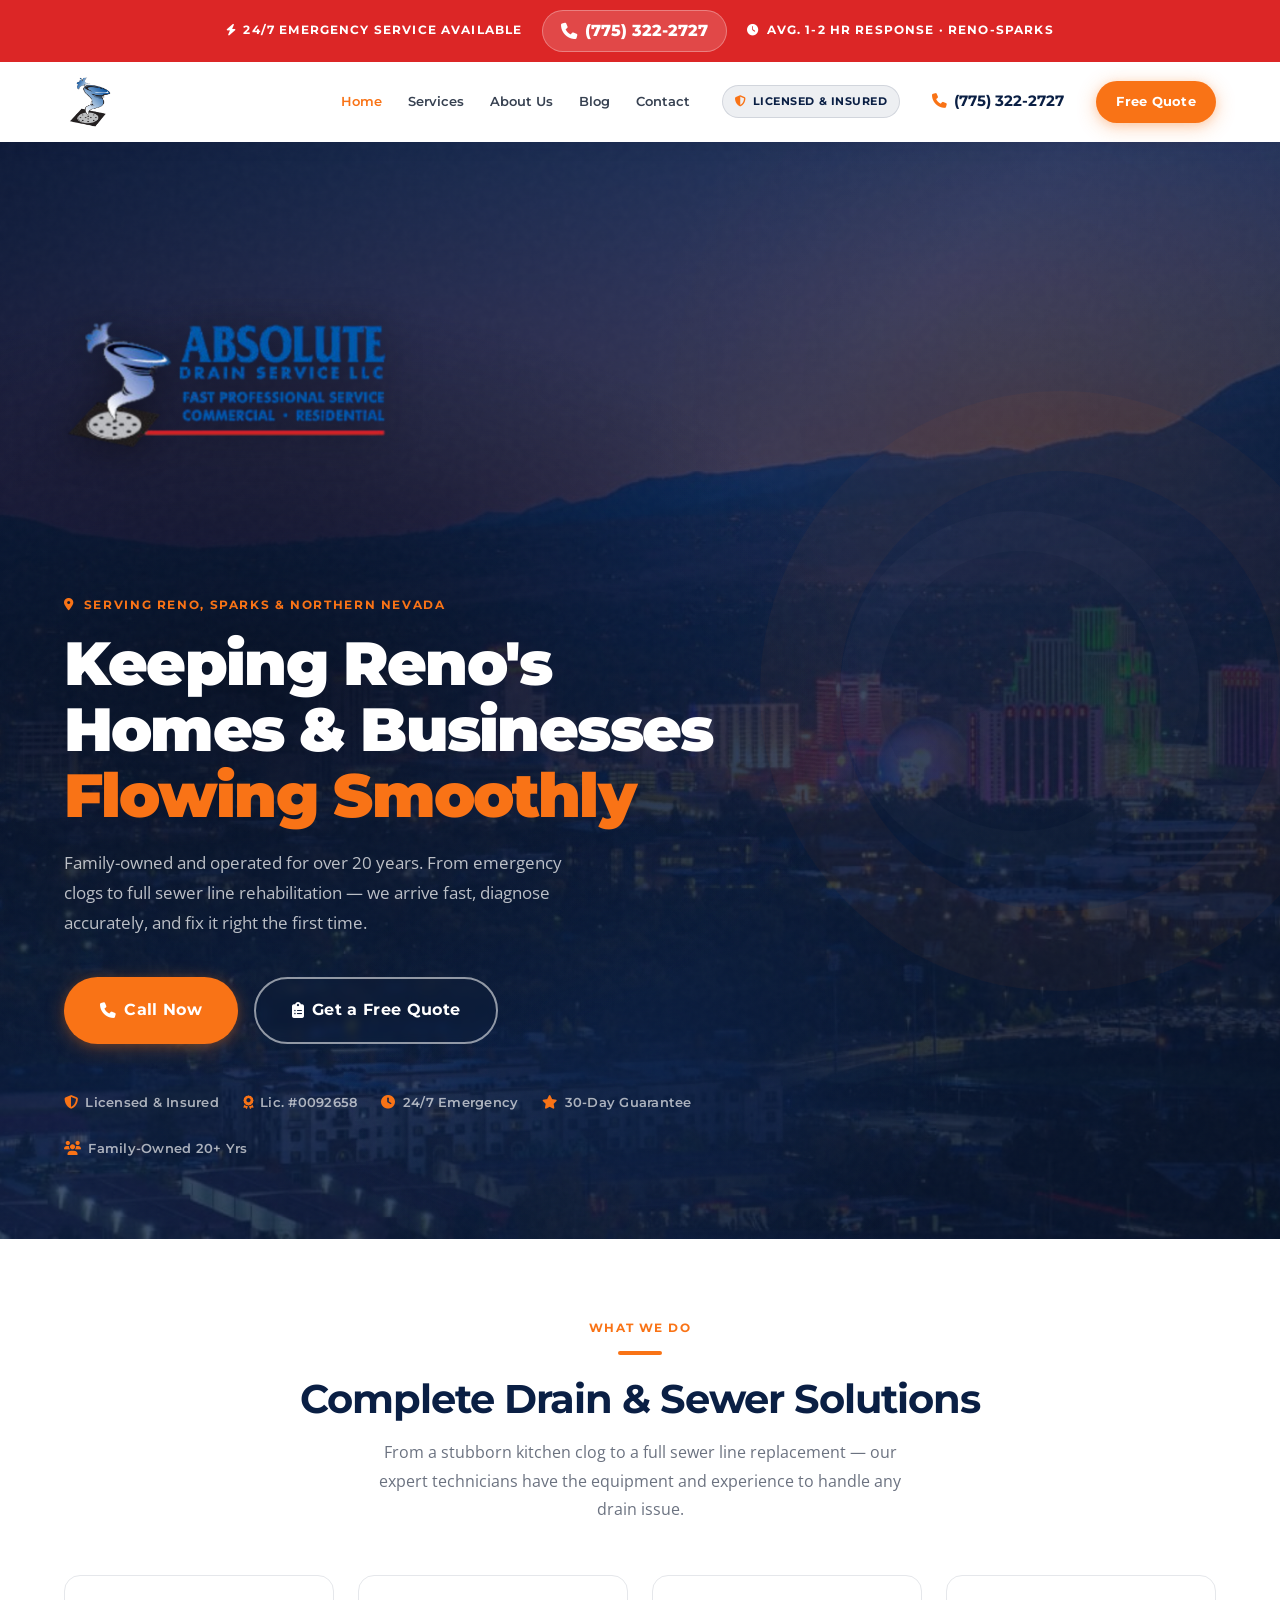
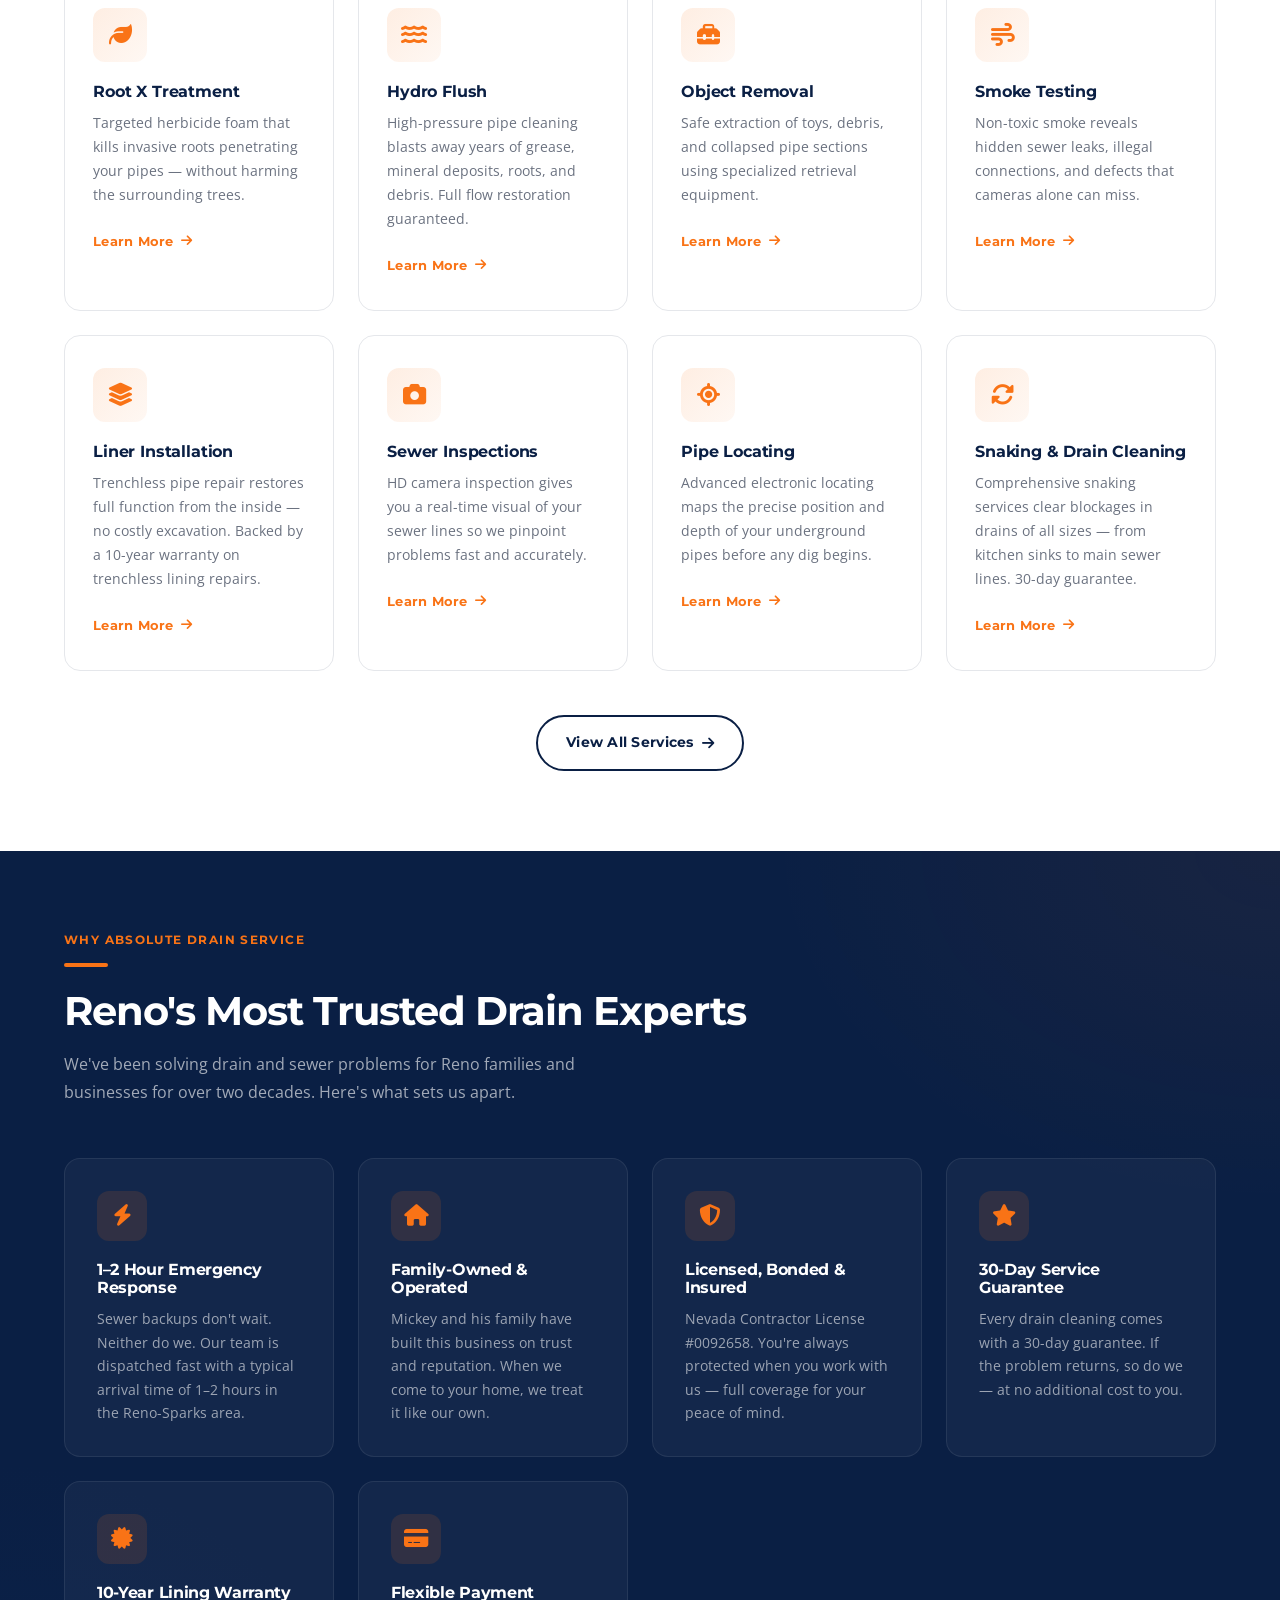
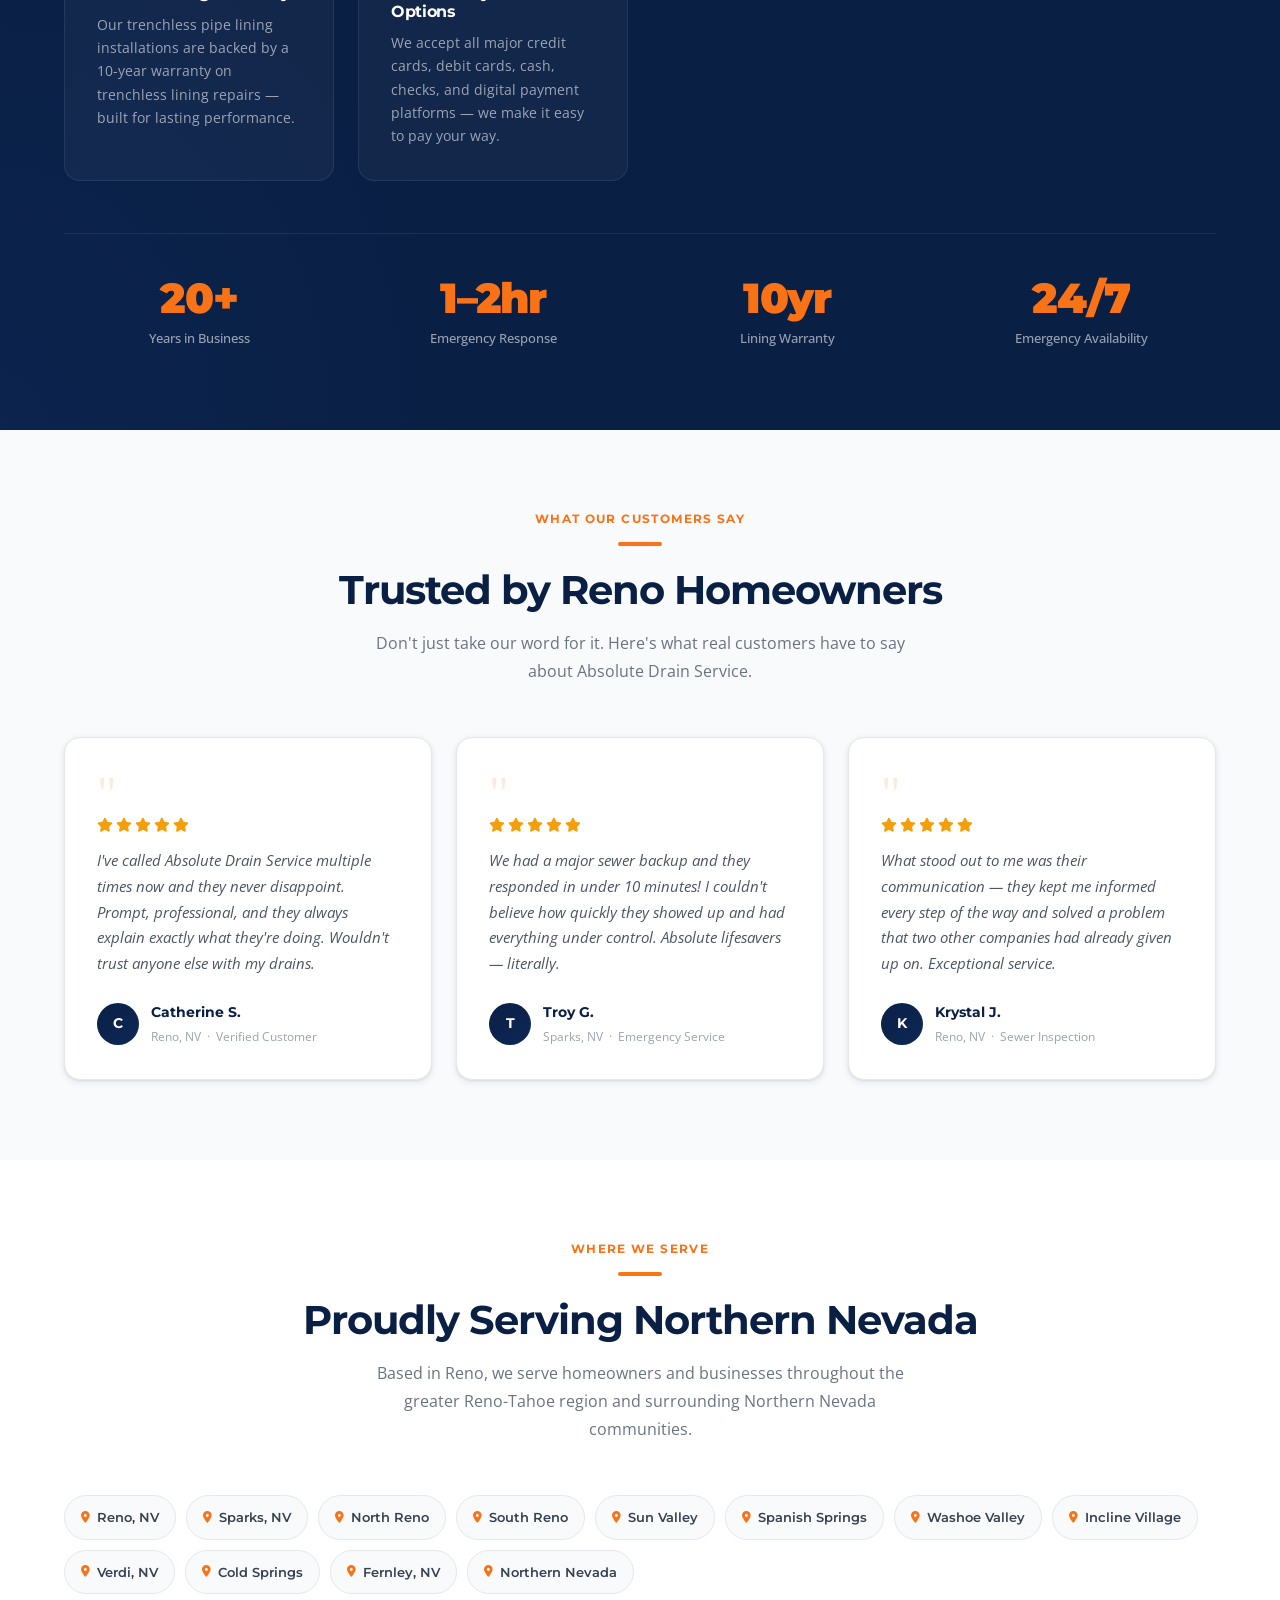
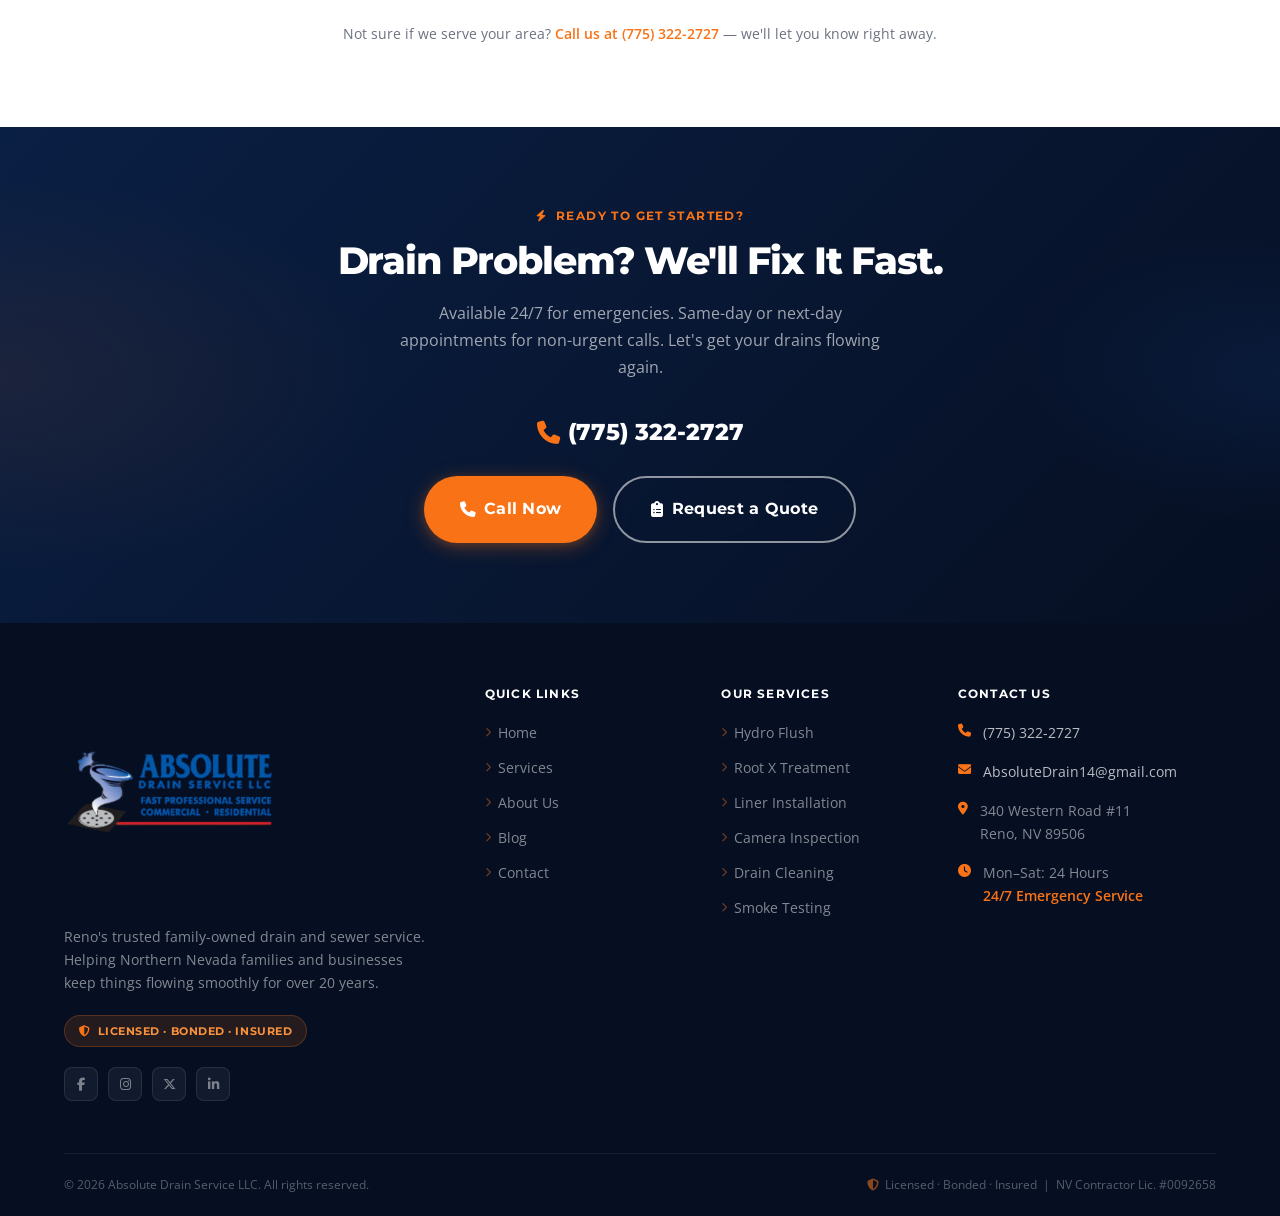
<file: index.html>
<!DOCTYPE html>
<html lang="en">
<head>
  <meta charset="UTF-8">
  <meta name="viewport" content="width=device-width, initial-scale=1.0">
  <title>Absolute Drain Service LLC | Reno's Trusted Drain & Sewer Experts</title>
  <meta name="description" content="Absolute Drain Service LLC — Reno, NV's family-owned drain and sewer experts. 20+ years serving Northern Nevada. 24/7 emergency service. Licensed, Bonded & Insured. Call (775) 322-2727.">
  <link rel="icon" type="image/png" href="Brand_assets/logo-icon.png">
  <link rel="stylesheet" href="https://cdnjs.cloudflare.com/ajax/libs/font-awesome/6.5.0/css/all.min.css">
  <link rel="stylesheet" href="style.css">
</head>
<body>

<!-- ===================== EMERGENCY BANNER ===================== -->
<div class="emergency-banner" role="banner" aria-label="Emergency service information">
  <div class="emergency-banner__inner">
    <span class="emergency-banner__tag"><i class="fas fa-bolt"></i> 24/7 Emergency Service Available</span>
    <a href="tel:7753222727" class="emergency-banner__phone" aria-label="Call us at 775-322-2727">
      <i class="fas fa-phone"></i> (775) 322-2727
    </a>
    <span class="emergency-banner__tag"><i class="fas fa-clock"></i> Avg. 1-2 Hr Response · Reno-Sparks</span>
  </div>
</div>

<!-- ===================== NAVBAR ===================== -->
<header class="navbar" role="navigation" aria-label="Main navigation">
  <div class="container navbar__inner">
    <a href="index.html" class="navbar__logo" aria-label="Absolute Drain Service — Home">
      <img src="Brand_assets/logo-icon.png" alt="Absolute Drain Service Logo">
    </a>
    <nav class="navbar__nav" aria-label="Primary">
      <a href="index.html">Home</a>
      <a href="services.html">Services</a>
      <a href="about.html">About Us</a>
      <a href="blog.html">Blog</a>
      <a href="contact.html">Contact</a>
    </nav>
    <span class="navbar__badge" aria-label="Licensed and Insured">
      <i class="fas fa-shield-halved"></i> Licensed &amp; Insured
    </span>
    <a href="tel:7753222727" class="navbar__phone" aria-label="Call (775) 322-2727">
      <i class="fas fa-phone"></i> (775) 322-2727
    </a>
    <a href="contact.html" class="btn btn-primary btn-sm">Free Quote</a>
    <button class="navbar__hamburger" aria-label="Open menu" aria-expanded="false" aria-controls="mobile-menu">
      <span></span><span></span><span></span>
    </button>
  </div>
</header>

<!-- ===================== MOBILE MENU ===================== -->
<div class="mobile-menu" id="mobile-menu" role="dialog" aria-label="Mobile navigation" aria-modal="true">
  <div class="mobile-menu__inner">
    <button class="mobile-menu__close" aria-label="Close menu"><i class="fas fa-times"></i></button>
    <nav aria-label="Mobile primary">
      <a href="index.html">Home</a>
      <a href="services.html">Services</a>
      <a href="about.html">About Us</a>
      <a href="blog.html">Blog</a>
      <a href="contact.html">Contact</a>
    </nav>
    <div class="mobile-menu__footer">
      <p>Call us any time — we're available 24/7 for emergencies.</p>
      <a href="tel:7753222727" class="mobile-menu__phone-big">
        <i class="fas fa-phone"></i> (775) 322-2727
      </a>
      <a href="contact.html" class="btn btn-primary" style="width:100%;justify-content:center;">Get a Free Quote</a>
    </div>
  </div>
</div>

<!-- ===================== HERO ===================== -->
<section class="hero" aria-label="Hero">
  <div class="hero__ring hero__ring-1" aria-hidden="true"></div>
  <div class="hero__ring hero__ring-2" aria-hidden="true"></div>
  <div class="hero__content">
    <div class="container">
      <div class="hero__inner">
        <div class="hero__logo">
          <img src="Brand_assets/logo-words.png" alt="Absolute Drain Service LLC — Fast Professional Service, Commercial & Residential">
        </div>
        <p class="hero__eyebrow"><i class="fas fa-map-marker-alt"></i>&nbsp; Serving Reno, Sparks &amp; Northern Nevada</p>
        <h1 class="hero__title">
          Keeping Reno's<br>Homes &amp; Businesses<br><em>Flowing Smoothly</em>
        </h1>
        <p class="hero__subtitle">
          Family-owned and operated for over 20 years. From emergency clogs to full sewer line rehabilitation — we arrive fast, diagnose accurately, and fix it right the first time.
        </p>
        <div class="hero__cta">
          <a href="tel:7753222727" class="btn btn-primary btn-lg">
            <i class="fas fa-phone"></i> Call Now
          </a>
          <a href="contact.html" class="btn btn-ghost btn-lg">
            <i class="fas fa-clipboard-list"></i> Get a Free Quote
          </a>
        </div>
        <div class="hero__trust">
          <span class="hero__trust-item"><i class="fas fa-shield-halved"></i> Licensed &amp; Insured</span>
          <span class="hero__trust-item"><i class="fas fa-award"></i> Lic. #0092658</span>
          <span class="hero__trust-item"><i class="fas fa-clock"></i> 24/7 Emergency</span>
          <span class="hero__trust-item"><i class="fas fa-star"></i> 30-Day Guarantee</span>
          <span class="hero__trust-item"><i class="fas fa-users"></i> Family-Owned 20+ Yrs</span>
        </div>
      </div>
    </div>
  </div>
</section>

<!-- ===================== SERVICES OVERVIEW ===================== -->
<section class="section bg-white" id="services" aria-labelledby="services-heading">
  <div class="container">
    <div class="section-header centered">
      <p class="section-label">What We Do</p>
      <div class="section-divider c"></div>
      <h2 class="section-title" id="services-heading">Complete Drain &amp; Sewer Solutions</h2>
      <p class="section-subtitle">From a stubborn kitchen clog to a full sewer line replacement — our expert technicians have the equipment and experience to handle any drain issue.</p>
    </div>
    <div class="services-grid">

      <article class="service-card">
        <div class="service-card__icon"><i class="fas fa-leaf" aria-hidden="true"></i></div>
        <h3 class="service-card__title">Root X Treatment</h3>
        <p class="service-card__desc">Targeted herbicide foam that kills invasive roots penetrating your pipes — without harming the surrounding trees.</p>
        <a href="services.html#root-x" class="service-card__link">Learn More <i class="fas fa-arrow-right"></i></a>
      </article>

      <article class="service-card">
        <div class="service-card__icon"><i class="fas fa-water" aria-hidden="true"></i></div>
        <h3 class="service-card__title">Hydro Flush</h3>
        <p class="service-card__desc">High-pressure pipe cleaning blasts away years of grease, mineral deposits, roots, and debris. Full flow restoration guaranteed.</p>
        <a href="services.html#hydro-flush" class="service-card__link">Learn More <i class="fas fa-arrow-right"></i></a>
      </article>

      <article class="service-card">
        <div class="service-card__icon"><i class="fas fa-toolbox" aria-hidden="true"></i></div>
        <h3 class="service-card__title">Object Removal</h3>
        <p class="service-card__desc">Safe extraction of toys, debris, and collapsed pipe sections using specialized retrieval equipment.</p>
        <a href="services.html#object-removal" class="service-card__link">Learn More <i class="fas fa-arrow-right"></i></a>
      </article>

      <article class="service-card">
        <div class="service-card__icon"><i class="fas fa-wind" aria-hidden="true"></i></div>
        <h3 class="service-card__title">Smoke Testing</h3>
        <p class="service-card__desc">Non-toxic smoke reveals hidden sewer leaks, illegal connections, and defects that cameras alone can miss.</p>
        <a href="services.html#smoke-test" class="service-card__link">Learn More <i class="fas fa-arrow-right"></i></a>
      </article>

      <article class="service-card">
        <div class="service-card__icon"><i class="fas fa-layer-group" aria-hidden="true"></i></div>
        <h3 class="service-card__title">Liner Installation</h3>
        <p class="service-card__desc">Trenchless pipe repair restores full function from the inside — no costly excavation. Backed by a 10-year warranty on trenchless lining repairs.</p>
        <a href="services.html#liner" class="service-card__link">Learn More <i class="fas fa-arrow-right"></i></a>
      </article>

      <article class="service-card">
        <div class="service-card__icon"><i class="fas fa-camera" aria-hidden="true"></i></div>
        <h3 class="service-card__title">Sewer Inspections</h3>
        <p class="service-card__desc">HD camera inspection gives you a real-time visual of your sewer lines so we pinpoint problems fast and accurately.</p>
        <a href="services.html#inspection" class="service-card__link">Learn More <i class="fas fa-arrow-right"></i></a>
      </article>

      <article class="service-card">
        <div class="service-card__icon"><i class="fas fa-location-crosshairs" aria-hidden="true"></i></div>
        <h3 class="service-card__title">Pipe Locating</h3>
        <p class="service-card__desc">Advanced electronic locating maps the precise position and depth of your underground pipes before any dig begins.</p>
        <a href="services.html#pipe-locating" class="service-card__link">Learn More <i class="fas fa-arrow-right"></i></a>
      </article>

      <article class="service-card">
        <div class="service-card__icon"><i class="fas fa-rotate" aria-hidden="true"></i></div>
        <h3 class="service-card__title">Snaking &amp; Drain Cleaning</h3>
        <p class="service-card__desc">Comprehensive snaking services clear blockages in drains of all sizes — from kitchen sinks to main sewer lines. 30-day guarantee.</p>
        <a href="services.html#snaking" class="service-card__link">Learn More <i class="fas fa-arrow-right"></i></a>
      </article>

    </div>
    <div style="text-align:center;margin-top:44px;">
      <a href="services.html" class="btn btn-outline">View All Services <i class="fas fa-arrow-right"></i></a>
    </div>
  </div>
</section>

<!-- ===================== WHY CHOOSE US ===================== -->
<section class="section why-us" id="why-us" aria-labelledby="why-heading">
  <div class="container">
    <div class="section-header">
      <p class="section-label">Why Absolute Drain Service</p>
      <div class="section-divider"></div>
      <h2 class="section-title" id="why-heading">Reno's Most Trusted Drain Experts</h2>
      <p class="section-subtitle">We've been solving drain and sewer problems for Reno families and businesses for over two decades. Here's what sets us apart.</p>
    </div>

    <div class="why-grid">
      <div class="why-card">
        <div class="why-card__icon"><i class="fas fa-bolt" aria-hidden="true"></i></div>
        <h3 class="why-card__title">1–2 Hour Emergency Response</h3>
        <p class="why-card__desc">Sewer backups don't wait. Neither do we. Our team is dispatched fast with a typical arrival time of 1–2 hours in the Reno-Sparks area.</p>
      </div>
      <div class="why-card">
        <div class="why-card__icon"><i class="fas fa-home" aria-hidden="true"></i></div>
        <h3 class="why-card__title">Family-Owned &amp; Operated</h3>
        <p class="why-card__desc">Mickey and his family have built this business on trust and reputation. When we come to your home, we treat it like our own.</p>
      </div>
      <div class="why-card">
        <div class="why-card__icon"><i class="fas fa-shield-halved" aria-hidden="true"></i></div>
        <h3 class="why-card__title">Licensed, Bonded &amp; Insured</h3>
        <p class="why-card__desc">Nevada Contractor License #0092658. You're always protected when you work with us — full coverage for your peace of mind.</p>
      </div>
      <div class="why-card">
        <div class="why-card__icon"><i class="fas fa-star" aria-hidden="true"></i></div>
        <h3 class="why-card__title">30-Day Service Guarantee</h3>
        <p class="why-card__desc">Every drain cleaning comes with a 30-day guarantee. If the problem returns, so do we — at no additional cost to you.</p>
      </div>
      <div class="why-card">
        <div class="why-card__icon"><i class="fas fa-certificate" aria-hidden="true"></i></div>
        <h3 class="why-card__title">10-Year Lining Warranty</h3>
        <p class="why-card__desc">Our trenchless pipe lining installations are backed by a 10-year warranty on trenchless lining repairs — built for lasting performance.</p>
      </div>
      <div class="why-card">
        <div class="why-card__icon"><i class="fas fa-credit-card" aria-hidden="true"></i></div>
        <h3 class="why-card__title">Flexible Payment Options</h3>
        <p class="why-card__desc">We accept all major credit cards, debit cards, cash, checks, and digital payment platforms — we make it easy to pay your way.</p>
      </div>
    </div>

    <div class="stats-row" role="list" aria-label="Company statistics">
      <div class="stat" role="listitem">
        <div class="stat__num">20+</div>
        <div class="stat__label">Years in Business</div>
      </div>
      <div class="stat" role="listitem">
        <div class="stat__num">1–2hr</div>
        <div class="stat__label">Emergency Response</div>
      </div>
      <div class="stat" role="listitem">
        <div class="stat__num">10yr</div>
        <div class="stat__label">Lining Warranty</div>
      </div>
      <div class="stat" role="listitem">
        <div class="stat__num">24/7</div>
        <div class="stat__label">Emergency Availability</div>
      </div>
    </div>
  </div>
</section>

<!-- ===================== TESTIMONIALS ===================== -->
<section class="section testimonials" id="reviews" aria-labelledby="reviews-heading">
  <div class="container">
    <div class="section-header centered">
      <p class="section-label">What Our Customers Say</p>
      <div class="section-divider c"></div>
      <h2 class="section-title" id="reviews-heading">Trusted by Reno Homeowners</h2>
      <p class="section-subtitle">Don't just take our word for it. Here's what real customers have to say about Absolute Drain Service.</p>
    </div>
    <div class="testimonials-grid">

      <div class="testimonial-card">
        <div class="testimonial-card__quote">"</div>
        <div class="testimonial-card__stars" aria-label="5 out of 5 stars">
          <i class="fas fa-star"></i><i class="fas fa-star"></i><i class="fas fa-star"></i><i class="fas fa-star"></i><i class="fas fa-star"></i>
        </div>
        <p class="testimonial-card__text">I've called Absolute Drain Service multiple times now and they never disappoint. Prompt, professional, and they always explain exactly what they're doing. Wouldn't trust anyone else with my drains.</p>
        <div class="testimonial-card__author">
          <div class="testimonial-card__avatar" aria-hidden="true">C</div>
          <div>
            <div class="testimonial-card__name">Catherine S.</div>
            <div class="testimonial-card__meta">Reno, NV &nbsp;·&nbsp; Verified Customer</div>
          </div>
        </div>
      </div>

      <div class="testimonial-card">
        <div class="testimonial-card__quote">"</div>
        <div class="testimonial-card__stars" aria-label="5 out of 5 stars">
          <i class="fas fa-star"></i><i class="fas fa-star"></i><i class="fas fa-star"></i><i class="fas fa-star"></i><i class="fas fa-star"></i>
        </div>
        <p class="testimonial-card__text">We had a major sewer backup and they responded in under 10 minutes! I couldn't believe how quickly they showed up and had everything under control. Absolute lifesavers — literally.</p>
        <div class="testimonial-card__author">
          <div class="testimonial-card__avatar" aria-hidden="true">T</div>
          <div>
            <div class="testimonial-card__name">Troy G.</div>
            <div class="testimonial-card__meta">Sparks, NV &nbsp;·&nbsp; Emergency Service</div>
          </div>
        </div>
      </div>

      <div class="testimonial-card">
        <div class="testimonial-card__quote">"</div>
        <div class="testimonial-card__stars" aria-label="5 out of 5 stars">
          <i class="fas fa-star"></i><i class="fas fa-star"></i><i class="fas fa-star"></i><i class="fas fa-star"></i><i class="fas fa-star"></i>
        </div>
        <p class="testimonial-card__text">What stood out to me was their communication — they kept me informed every step of the way and solved a problem that two other companies had already given up on. Exceptional service.</p>
        <div class="testimonial-card__author">
          <div class="testimonial-card__avatar" aria-hidden="true">K</div>
          <div>
            <div class="testimonial-card__name">Krystal J.</div>
            <div class="testimonial-card__meta">Reno, NV &nbsp;·&nbsp; Sewer Inspection</div>
          </div>
        </div>
      </div>

    </div>
  </div>
</section>

<!-- ===================== SERVICE AREAS ===================== -->
<section class="section bg-white" id="service-areas" aria-labelledby="areas-heading">
  <div class="container">
    <div class="section-header centered">
      <p class="section-label">Where We Serve</p>
      <div class="section-divider c"></div>
      <h2 class="section-title" id="areas-heading">Proudly Serving Northern Nevada</h2>
      <p class="section-subtitle">Based in Reno, we serve homeowners and businesses throughout the greater Reno-Tahoe region and surrounding Northern Nevada communities.</p>
    </div>
    <div class="areas-flex" role="list" aria-label="Service areas">
      <span class="area-chip" role="listitem"><i class="fas fa-map-marker-alt"></i> Reno, NV</span>
      <span class="area-chip" role="listitem"><i class="fas fa-map-marker-alt"></i> Sparks, NV</span>
      <span class="area-chip" role="listitem"><i class="fas fa-map-marker-alt"></i> North Reno</span>
      <span class="area-chip" role="listitem"><i class="fas fa-map-marker-alt"></i> South Reno</span>
      <span class="area-chip" role="listitem"><i class="fas fa-map-marker-alt"></i> Sun Valley</span>
      <span class="area-chip" role="listitem"><i class="fas fa-map-marker-alt"></i> Spanish Springs</span>
      <span class="area-chip" role="listitem"><i class="fas fa-map-marker-alt"></i> Washoe Valley</span>
      <span class="area-chip" role="listitem"><i class="fas fa-map-marker-alt"></i> Incline Village</span>
      <span class="area-chip" role="listitem"><i class="fas fa-map-marker-alt"></i> Verdi, NV</span>
      <span class="area-chip" role="listitem"><i class="fas fa-map-marker-alt"></i> Cold Springs</span>
      <span class="area-chip" role="listitem"><i class="fas fa-map-marker-alt"></i> Fernley, NV</span>
      <span class="area-chip" role="listitem"><i class="fas fa-map-marker-alt"></i> Northern Nevada</span>
    </div>
    <p style="text-align:center;margin-top:28px;font-size:.88rem;color:#6b7280;">Not sure if we serve your area? <a href="tel:7753222727" style="color:#f97316;font-weight:600;">Call us at (775) 322-2727</a> — we'll let you know right away.</p>
  </div>
</section>

<!-- ===================== CTA BANNER ===================== -->
<section class="cta-banner" aria-label="Call to action">
  <div class="container">
    <div class="cta-banner__inner">
      <p class="cta-banner__label"><i class="fas fa-bolt"></i>&nbsp; Ready to Get Started?</p>
      <h2 class="cta-banner__title">Drain Problem? We'll Fix It Fast.</h2>
      <p class="cta-banner__subtitle">Available 24/7 for emergencies. Same-day or next-day appointments for non-urgent calls. Let's get your drains flowing again.</p>
      <div class="cta-banner__phone">
        <i class="fas fa-phone"></i>
        <a href="tel:7753222727" style="color:inherit;">(775) 322-2727</a>
      </div>
      <div class="cta-banner__actions">
        <a href="tel:7753222727" class="btn btn-primary btn-lg"><i class="fas fa-phone"></i> Call Now</a>
        <a href="contact.html" class="btn btn-ghost btn-lg"><i class="fas fa-clipboard-list"></i> Request a Quote</a>
      </div>
    </div>
  </div>
</section>

<!-- ===================== FOOTER ===================== -->
<footer class="footer" aria-label="Site footer">
  <div class="container">
    <div class="footer__grid">
      <div>
        <div class="footer__logo">
          <a href="index.html" aria-label="Absolute Drain Service — Home">
            <img src="Brand_assets/logo-words.png" alt="Absolute Drain Service LLC">
          </a>
        </div>
        <p class="footer__about">Reno's trusted family-owned drain and sewer service. Helping Northern Nevada families and businesses keep things flowing smoothly for over 20 years.</p>
        <span class="footer__li-badge"><i class="fas fa-shield-halved"></i> Licensed · Bonded · Insured</span>
        <div class="footer__social" aria-label="Social media links">
          <a href="#" aria-label="Facebook"><i class="fab fa-facebook-f"></i></a>
          <a href="#" aria-label="Instagram"><i class="fab fa-instagram"></i></a>
          <a href="#" aria-label="Twitter / X"><i class="fab fa-x-twitter"></i></a>
          <a href="#" aria-label="LinkedIn"><i class="fab fa-linkedin-in"></i></a>
        </div>
      </div>
      <div>
        <h3 class="footer__h">Quick Links</h3>
        <ul class="footer__links">
          <li><a href="index.html"><i class="fas fa-chevron-right"></i> Home</a></li>
          <li><a href="services.html"><i class="fas fa-chevron-right"></i> Services</a></li>
          <li><a href="about.html"><i class="fas fa-chevron-right"></i> About Us</a></li>
          <li><a href="blog.html"><i class="fas fa-chevron-right"></i> Blog</a></li>
          <li><a href="contact.html"><i class="fas fa-chevron-right"></i> Contact</a></li>
        </ul>
      </div>
      <div>
        <h3 class="footer__h">Our Services</h3>
        <ul class="footer__links">
          <li><a href="services.html#hydro-flush"><i class="fas fa-chevron-right"></i> Hydro Flush</a></li>
          <li><a href="services.html#root-x"><i class="fas fa-chevron-right"></i> Root X Treatment</a></li>
          <li><a href="services.html#liner"><i class="fas fa-chevron-right"></i> Liner Installation</a></li>
          <li><a href="services.html#inspection"><i class="fas fa-chevron-right"></i> Camera Inspection</a></li>
          <li><a href="services.html#snaking"><i class="fas fa-chevron-right"></i> Drain Cleaning</a></li>
          <li><a href="services.html#smoke-test"><i class="fas fa-chevron-right"></i> Smoke Testing</a></li>
        </ul>
      </div>
      <div>
        <h3 class="footer__h">Contact Us</h3>
        <div class="footer__contact-item">
          <i class="fas fa-phone"></i>
          <div><a href="tel:7753222727">(775) 322-2727</a></div>
        </div>
        <div class="footer__contact-item">
          <i class="fas fa-envelope"></i>
          <div><a href="mailto:AbsoluteDrain14@gmail.com">AbsoluteDrain14@gmail.com</a></div>
        </div>
        <div class="footer__contact-item">
          <i class="fas fa-location-dot"></i>
          <div>340 Western Road #11<br>Reno, NV 89506</div>
        </div>
        <div class="footer__contact-item">
          <i class="fas fa-clock"></i>
          <div>Mon–Sat: 24 Hours<br><span style="color:#f97316;font-weight:600;">24/7 Emergency Service</span></div>
        </div>
      </div>
    </div>
    <div class="footer__bottom">
      <p class="footer__copy">&copy; 2026 Absolute Drain Service LLC. All rights reserved.</p>
      <p class="footer__lic-txt"><i class="fas fa-shield-halved"></i> Licensed · Bonded · Insured &nbsp;|&nbsp; NV Contractor Lic. #0092658</p>
    </div>
  </div>
</footer>

<script src="script.js"></script>
</body>
</html>
</file>
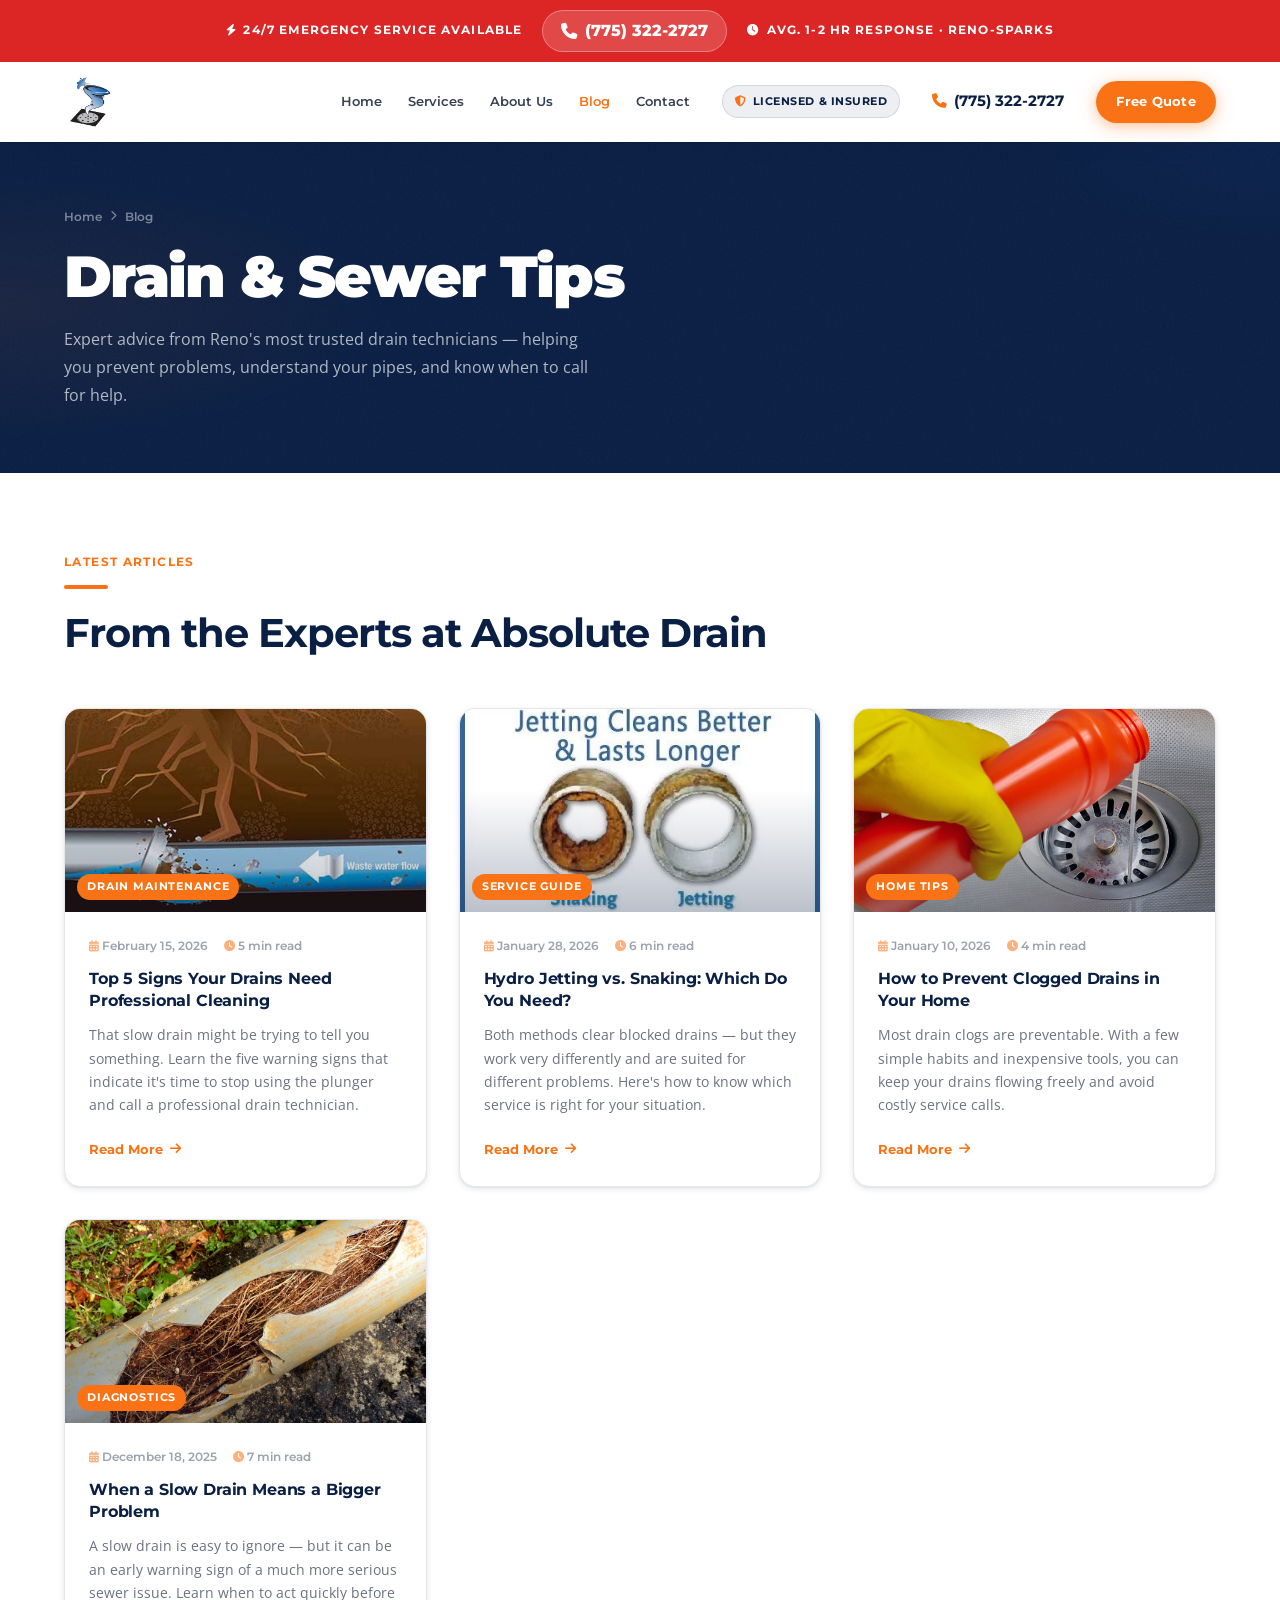
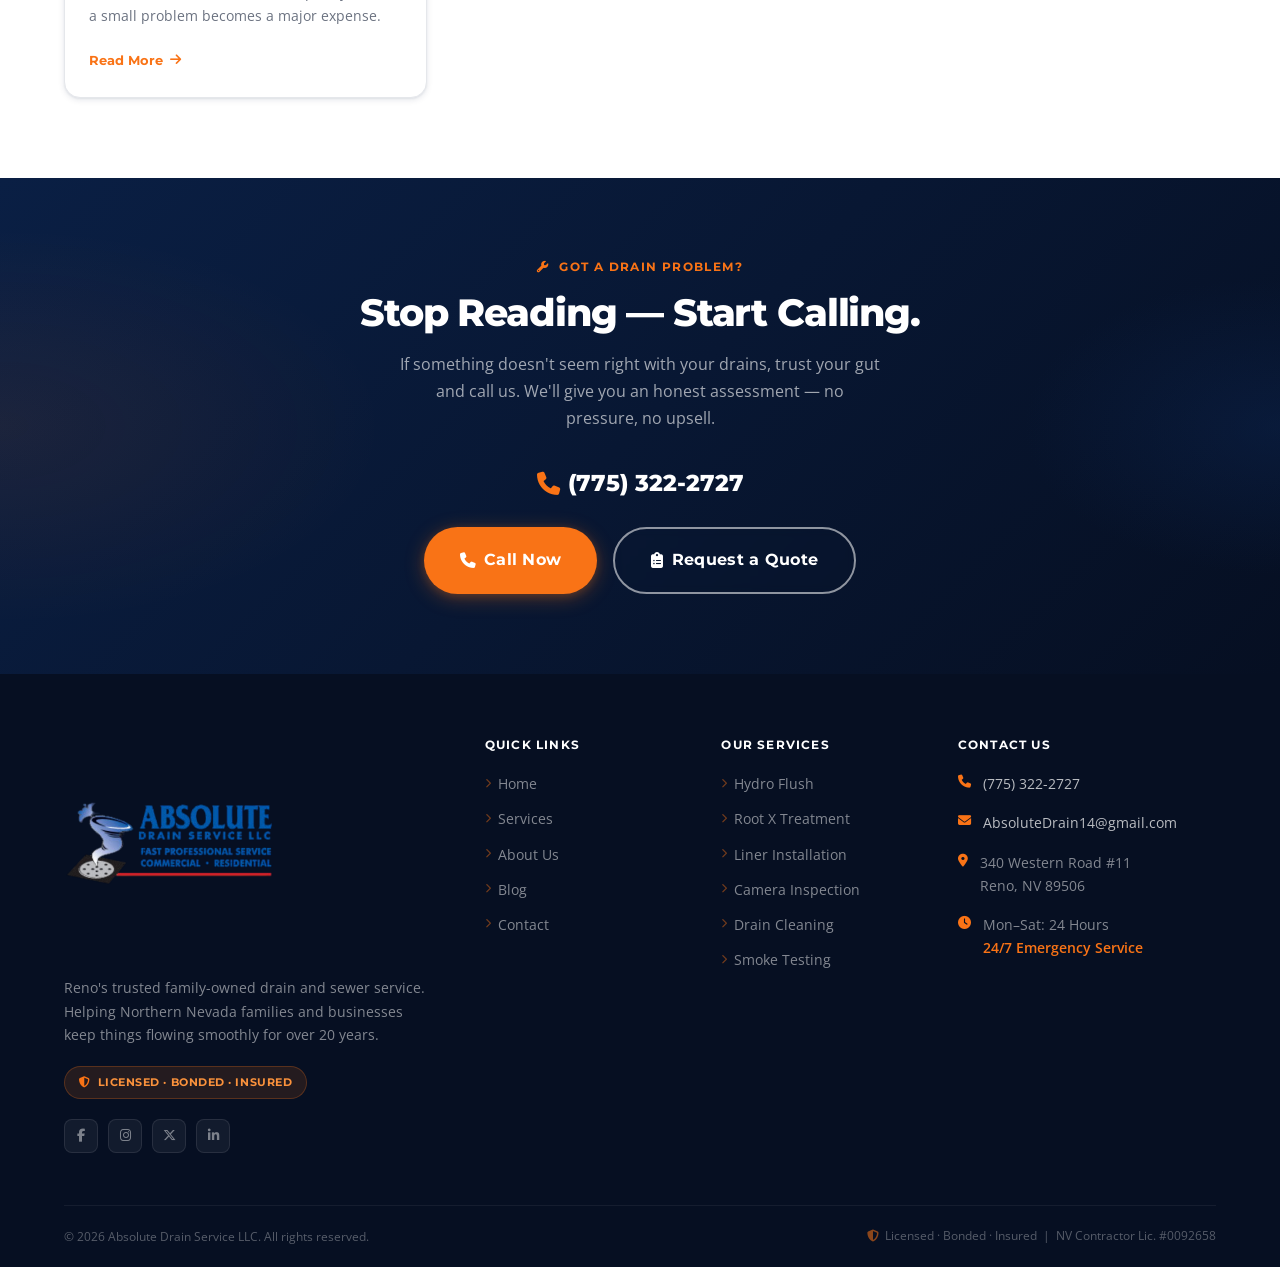
<file: blog.html>
<!DOCTYPE html>
<html lang="en">
<head>
  <meta charset="UTF-8">
  <meta name="viewport" content="width=device-width, initial-scale=1.0">
  <title>Blog | Absolute Drain Service LLC — Drain &amp; Sewer Tips for Reno Homeowners</title>
  <meta name="description" content="Helpful tips and expert advice on drain maintenance, sewer care, and when to call a professional. From the team at Absolute Drain Service in Reno, NV.">
  <link rel="icon" type="image/png" href="Brand_assets/logo-icon.png">
  <link rel="stylesheet" href="https://cdnjs.cloudflare.com/ajax/libs/font-awesome/6.5.0/css/all.min.css">
  <link rel="stylesheet" href="style.css">
</head>
<body>

<!-- EMERGENCY BANNER -->
<div class="emergency-banner" role="banner">
  <div class="emergency-banner__inner">
    <span class="emergency-banner__tag"><i class="fas fa-bolt"></i> 24/7 Emergency Service Available</span>
    <a href="tel:7753222727" class="emergency-banner__phone"><i class="fas fa-phone"></i> (775) 322-2727</a>
    <span class="emergency-banner__tag"><i class="fas fa-clock"></i> Avg. 1-2 Hr Response · Reno-Sparks</span>
  </div>
</div>

<!-- NAVBAR -->
<header class="navbar" role="navigation">
  <div class="container navbar__inner">
    <a href="index.html" class="navbar__logo" aria-label="Home">
      <img src="Brand_assets/logo-icon.png" alt="Absolute Drain Service Logo">
    </a>
    <nav class="navbar__nav" aria-label="Primary">
      <a href="index.html">Home</a>
      <a href="services.html">Services</a>
      <a href="about.html">About Us</a>
      <a href="blog.html">Blog</a>
      <a href="contact.html">Contact</a>
    </nav>
    <span class="navbar__badge"><i class="fas fa-shield-halved"></i> Licensed &amp; Insured</span>
    <a href="tel:7753222727" class="navbar__phone"><i class="fas fa-phone"></i> (775) 322-2727</a>
    <a href="contact.html" class="btn btn-primary btn-sm">Free Quote</a>
    <button class="navbar__hamburger" aria-label="Open menu" aria-expanded="false">
      <span></span><span></span><span></span>
    </button>
  </div>
</header>

<!-- MOBILE MENU -->
<div class="mobile-menu" role="dialog" aria-label="Mobile navigation" aria-modal="true">
  <div class="mobile-menu__inner">
    <button class="mobile-menu__close" aria-label="Close menu"><i class="fas fa-times"></i></button>
    <nav>
      <a href="index.html">Home</a>
      <a href="services.html">Services</a>
      <a href="about.html">About Us</a>
      <a href="blog.html">Blog</a>
      <a href="contact.html">Contact</a>
    </nav>
    <div class="mobile-menu__footer">
      <p>Available 24/7 for emergencies.</p>
      <a href="tel:7753222727" class="mobile-menu__phone-big"><i class="fas fa-phone"></i> (775) 322-2727</a>
      <a href="contact.html" class="btn btn-primary" style="width:100%;justify-content:center;">Get a Free Quote</a>
    </div>
  </div>
</div>

<!-- PAGE HERO -->
<section class="page-hero" aria-label="Blog page header">
  <div class="container page-hero__inner">
    <div class="page-hero__breadcrumb">
      <a href="index.html">Home</a>
      <i class="fas fa-chevron-right"></i>
      <span>Blog</span>
    </div>
    <h1 class="page-hero__title">Drain &amp; Sewer Tips</h1>
    <p class="page-hero__subtitle">Expert advice from Reno's most trusted drain technicians — helping you prevent problems, understand your pipes, and know when to call for help.</p>
  </div>
</section>

<!-- BLOG GRID -->
<section class="section bg-white" aria-labelledby="blog-heading">
  <div class="container">
    <div class="section-header">
      <p class="section-label">Latest Articles</p>
      <div class="section-divider"></div>
      <h2 class="section-title" id="blog-heading">From the Experts at Absolute Drain</h2>
    </div>
    <div class="blog-grid">

      <article class="blog-card">
        <div class="blog-card__img">
          <img src="Website_images/sewer-line-misalignment-d295ec6c-1920w.jpg" alt="Signs your drains need professional cleaning">
          <span class="blog-card__cat">Drain Maintenance</span>
        </div>
        <div class="blog-card__body">
          <div class="blog-card__meta">
            <span><i class="fas fa-calendar-alt"></i> February 15, 2026</span>
            <span><i class="fas fa-clock"></i> 5 min read</span>
          </div>
          <h3 class="blog-card__title">Top 5 Signs Your Drains Need Professional Cleaning</h3>
          <p class="blog-card__excerpt">That slow drain might be trying to tell you something. Learn the five warning signs that indicate it's time to stop using the plunger and call a professional drain technician.</p>
          <a href="blog-signs-drains-need-cleaning.html" class="blog-card__link">Read More <i class="fas fa-arrow-right"></i></a>
        </div>
      </article>

      <article class="blog-card">
        <div class="blog-card__img">
          <img src="Website_images/hydro2.webp" alt="Hydro jetting vs drain snaking comparison">
          <span class="blog-card__cat">Service Guide</span>
        </div>
        <div class="blog-card__body">
          <div class="blog-card__meta">
            <span><i class="fas fa-calendar-alt"></i> January 28, 2026</span>
            <span><i class="fas fa-clock"></i> 6 min read</span>
          </div>
          <h3 class="blog-card__title">Hydro Jetting vs. Snaking: Which Do You Need?</h3>
          <p class="blog-card__excerpt">Both methods clear blocked drains — but they work very differently and are suited for different problems. Here's how to know which service is right for your situation.</p>
          <a href="blog-hydro-jetting-vs-snaking.html" class="blog-card__link">Read More <i class="fas fa-arrow-right"></i></a>
        </div>
      </article>

      <article class="blog-card">
        <div class="blog-card__img">
          <img src="Website_images/good-reasons-to-avoid-chemical-drain-cleaners.jpg" alt="How to prevent clogged drains at home">
          <span class="blog-card__cat">Home Tips</span>
        </div>
        <div class="blog-card__body">
          <div class="blog-card__meta">
            <span><i class="fas fa-calendar-alt"></i> January 10, 2026</span>
            <span><i class="fas fa-clock"></i> 4 min read</span>
          </div>
          <h3 class="blog-card__title">How to Prevent Clogged Drains in Your Home</h3>
          <p class="blog-card__excerpt">Most drain clogs are preventable. With a few simple habits and inexpensive tools, you can keep your drains flowing freely and avoid costly service calls.</p>
          <a href="blog-prevent-clogged-drains.html" class="blog-card__link">Read More <i class="fas fa-arrow-right"></i></a>
        </div>
      </article>

      <article class="blog-card">
        <div class="blog-card__img">
          <img src="Website_images/sewer-line-split-with-roots.jpg" alt="When a slow drain means a bigger problem">
          <span class="blog-card__cat">Diagnostics</span>
        </div>
        <div class="blog-card__body">
          <div class="blog-card__meta">
            <span><i class="fas fa-calendar-alt"></i> December 18, 2025</span>
            <span><i class="fas fa-clock"></i> 7 min read</span>
          </div>
          <h3 class="blog-card__title">When a Slow Drain Means a Bigger Problem</h3>
          <p class="blog-card__excerpt">A slow drain is easy to ignore — but it can be an early warning sign of a much more serious sewer issue. Learn when to act quickly before a small problem becomes a major expense.</p>
          <a href="blog-slow-drain-bigger-problem.html" class="blog-card__link">Read More <i class="fas fa-arrow-right"></i></a>
        </div>
      </article>

    </div>
  </div>
</section>

<!-- CTA BANNER -->
<section class="cta-banner" aria-label="Call to action">
  <div class="container">
    <div class="cta-banner__inner">
      <p class="cta-banner__label"><i class="fas fa-wrench"></i>&nbsp; Got a Drain Problem?</p>
      <h2 class="cta-banner__title">Stop Reading — Start Calling.</h2>
      <p class="cta-banner__subtitle">If something doesn't seem right with your drains, trust your gut and call us. We'll give you an honest assessment — no pressure, no upsell.</p>
      <div class="cta-banner__phone">
        <i class="fas fa-phone"></i>
        <a href="tel:7753222727" style="color:inherit;">(775) 322-2727</a>
      </div>
      <div class="cta-banner__actions">
        <a href="tel:7753222727" class="btn btn-primary btn-lg"><i class="fas fa-phone"></i> Call Now</a>
        <a href="contact.html" class="btn btn-ghost btn-lg"><i class="fas fa-clipboard-list"></i> Request a Quote</a>
      </div>
    </div>
  </div>
</section>

<!-- FOOTER -->
<footer class="footer" aria-label="Site footer">
  <div class="container">
    <div class="footer__grid">
      <div>
        <div class="footer__logo">
          <a href="index.html"><img src="Brand_assets/logo-words.png" alt="Absolute Drain Service LLC"></a>
        </div>
        <p class="footer__about">Reno's trusted family-owned drain and sewer service. Helping Northern Nevada families and businesses keep things flowing smoothly for over 20 years.</p>
        <span class="footer__li-badge"><i class="fas fa-shield-halved"></i> Licensed · Bonded · Insured</span>
        <div class="footer__social">
          <a href="#" aria-label="Facebook"><i class="fab fa-facebook-f"></i></a>
          <a href="#" aria-label="Instagram"><i class="fab fa-instagram"></i></a>
          <a href="#" aria-label="Twitter"><i class="fab fa-x-twitter"></i></a>
          <a href="#" aria-label="LinkedIn"><i class="fab fa-linkedin-in"></i></a>
        </div>
      </div>
      <div>
        <h3 class="footer__h">Quick Links</h3>
        <ul class="footer__links">
          <li><a href="index.html"><i class="fas fa-chevron-right"></i> Home</a></li>
          <li><a href="services.html"><i class="fas fa-chevron-right"></i> Services</a></li>
          <li><a href="about.html"><i class="fas fa-chevron-right"></i> About Us</a></li>
          <li><a href="blog.html"><i class="fas fa-chevron-right"></i> Blog</a></li>
          <li><a href="contact.html"><i class="fas fa-chevron-right"></i> Contact</a></li>
        </ul>
      </div>
      <div>
        <h3 class="footer__h">Our Services</h3>
        <ul class="footer__links">
          <li><a href="services.html#hydro-flush"><i class="fas fa-chevron-right"></i> Hydro Flush</a></li>
          <li><a href="services.html#root-x"><i class="fas fa-chevron-right"></i> Root X Treatment</a></li>
          <li><a href="services.html#liner"><i class="fas fa-chevron-right"></i> Liner Installation</a></li>
          <li><a href="services.html#inspection"><i class="fas fa-chevron-right"></i> Camera Inspection</a></li>
          <li><a href="services.html#snaking"><i class="fas fa-chevron-right"></i> Drain Cleaning</a></li>
          <li><a href="services.html#smoke-test"><i class="fas fa-chevron-right"></i> Smoke Testing</a></li>
        </ul>
      </div>
      <div>
        <h3 class="footer__h">Contact Us</h3>
        <div class="footer__contact-item"><i class="fas fa-phone"></i><div><a href="tel:7753222727">(775) 322-2727</a></div></div>
        <div class="footer__contact-item"><i class="fas fa-envelope"></i><div><a href="mailto:AbsoluteDrain14@gmail.com">AbsoluteDrain14@gmail.com</a></div></div>
        <div class="footer__contact-item"><i class="fas fa-location-dot"></i><div>340 Western Road #11<br>Reno, NV 89506</div></div>
        <div class="footer__contact-item"><i class="fas fa-clock"></i><div>Mon–Sat: 24 Hours<br><span style="color:#f97316;font-weight:600;">24/7 Emergency Service</span></div></div>
      </div>
    </div>
    <div class="footer__bottom">
      <p class="footer__copy">&copy; 2026 Absolute Drain Service LLC. All rights reserved.</p>
      <p class="footer__lic-txt"><i class="fas fa-shield-halved"></i> Licensed · Bonded · Insured &nbsp;|&nbsp; NV Contractor Lic. #0092658</p>
    </div>
  </div>
</footer>

<script src="script.js"></script>
</body>
</html>
</file>
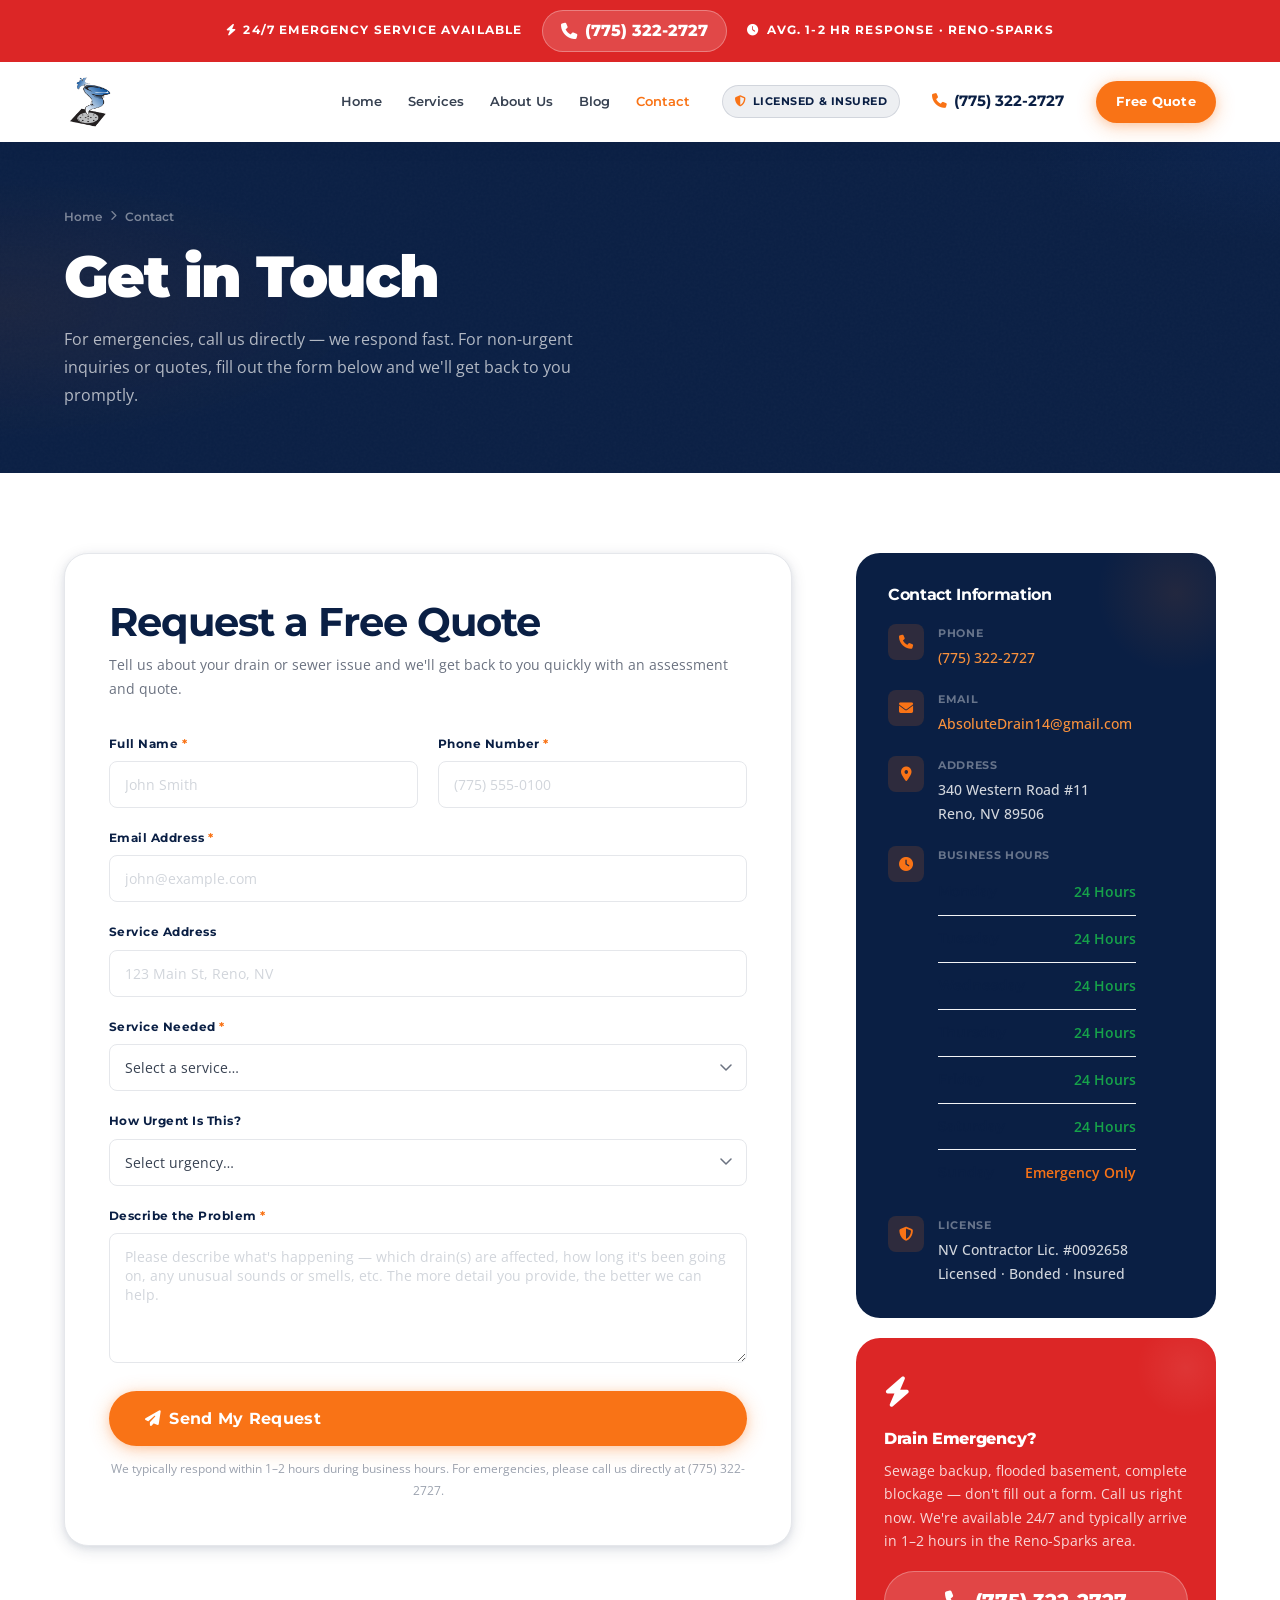
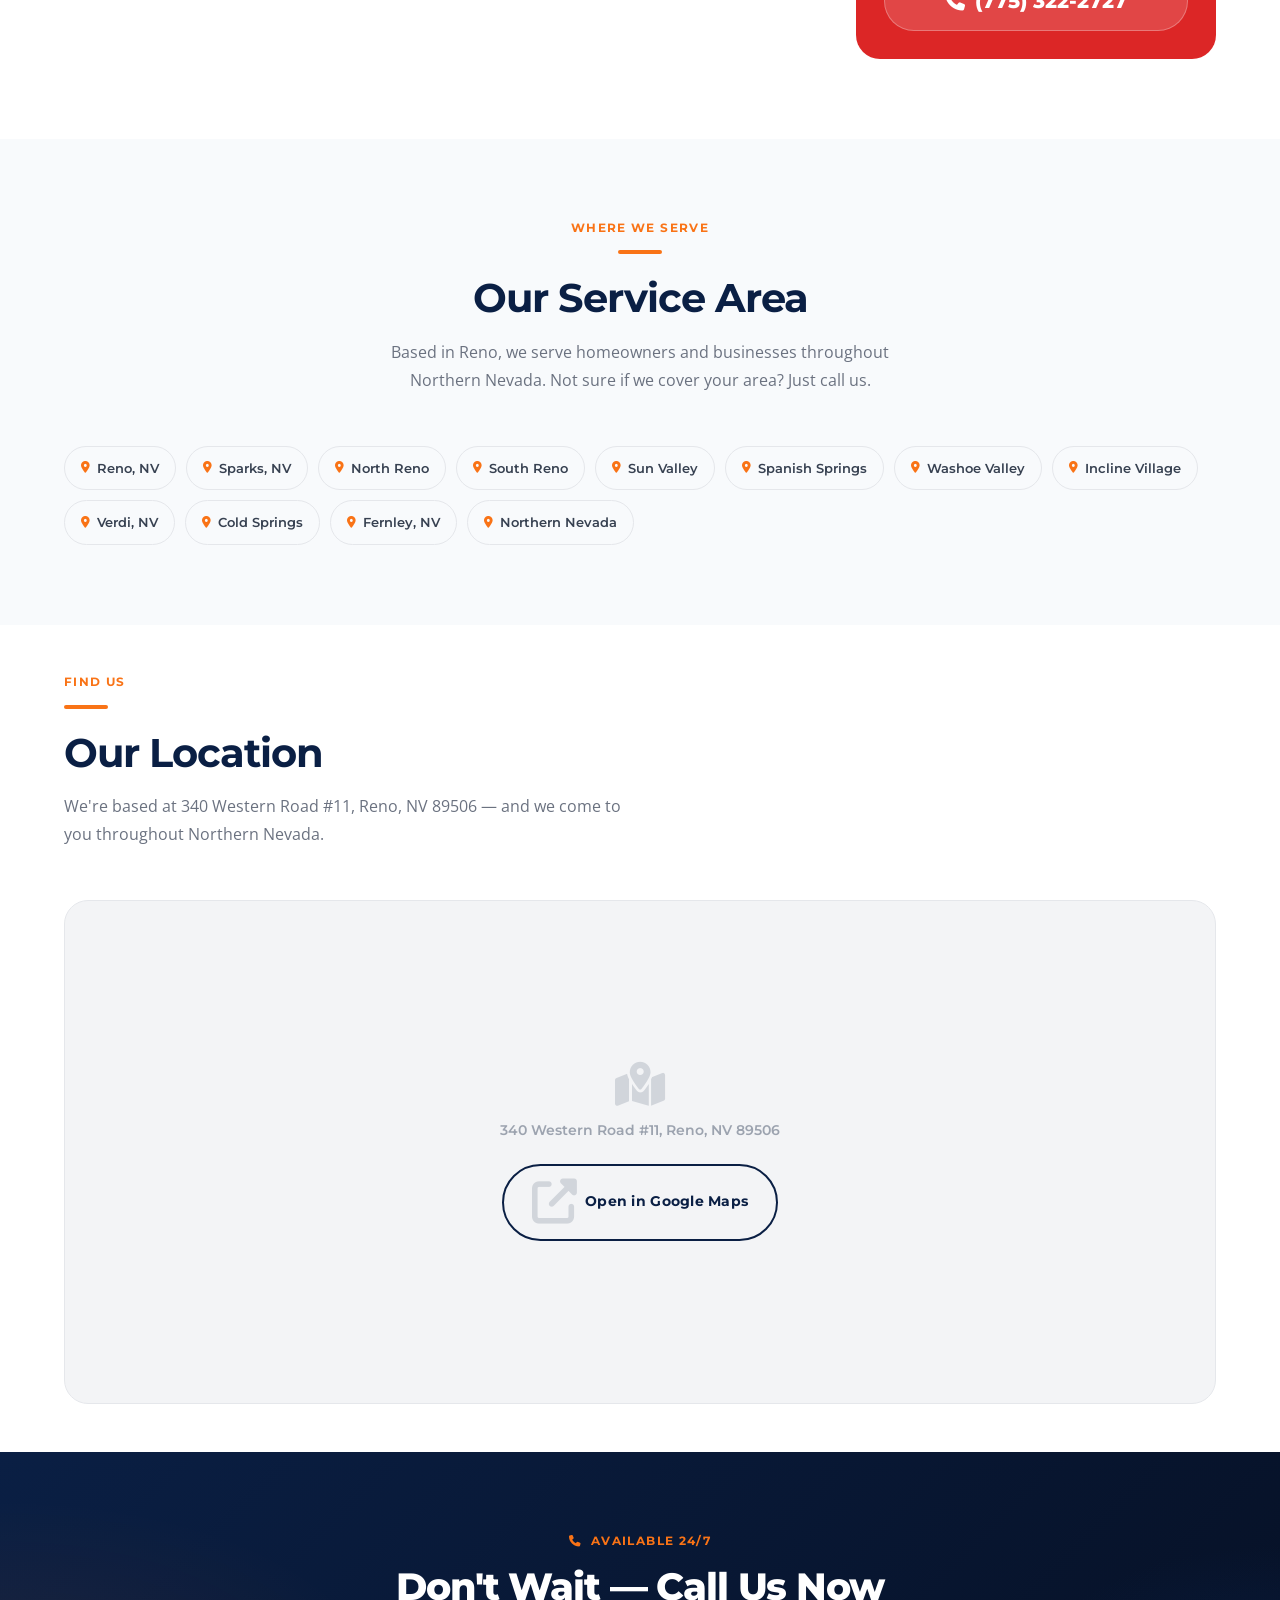
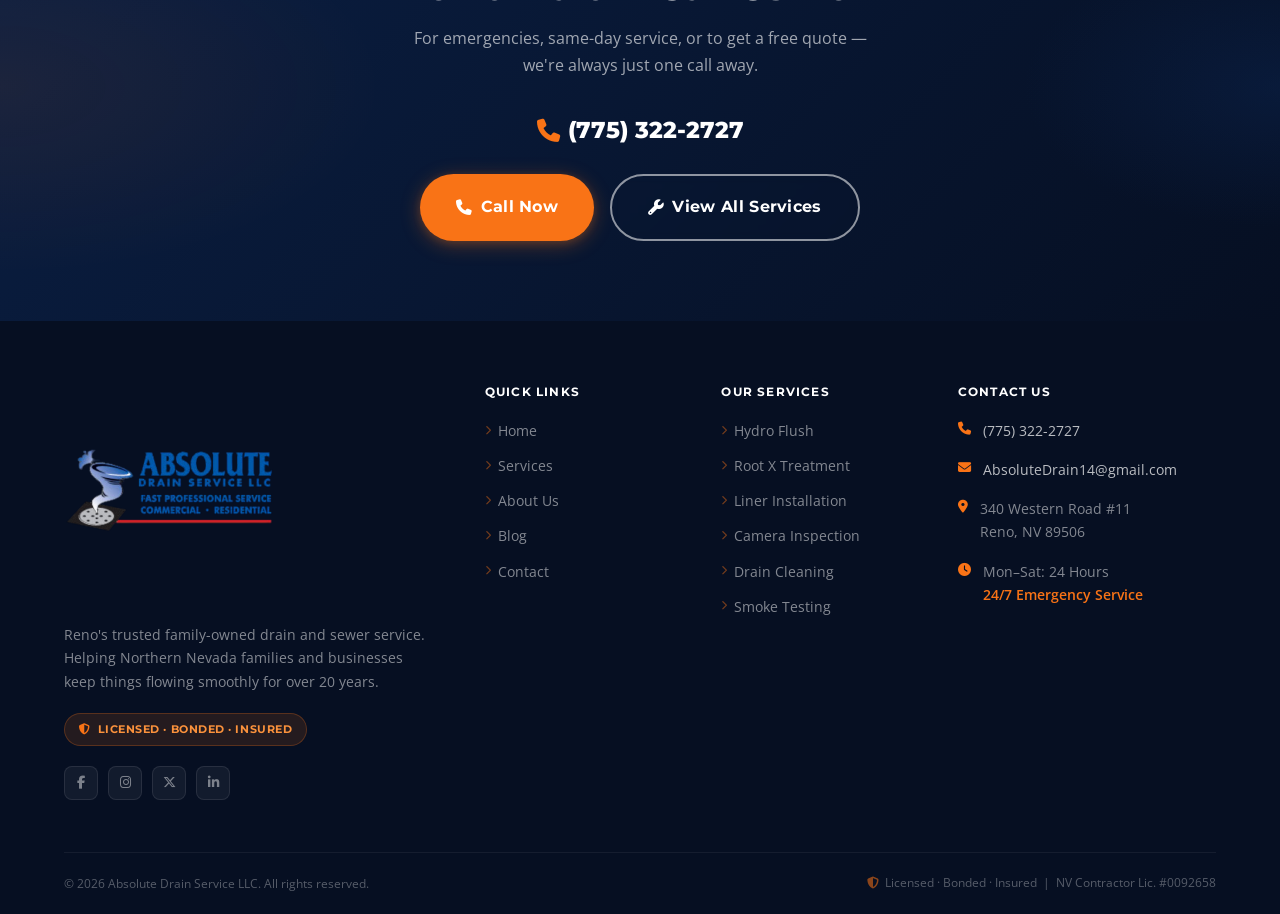
<file: contact.html>
<!DOCTYPE html>
<html lang="en">
<head>
  <meta charset="UTF-8">
  <meta name="viewport" content="width=device-width, initial-scale=1.0">
  <title>Contact Us | Absolute Drain Service LLC — Reno, NV</title>
  <meta name="description" content="Contact Absolute Drain Service LLC for drain cleaning, sewer inspection, and emergency service in Reno, NV. Call (775) 322-2727 — available 24/7 for emergencies.">
  <link rel="icon" type="image/png" href="Brand_assets/logo-icon.png">
  <link rel="stylesheet" href="https://cdnjs.cloudflare.com/ajax/libs/font-awesome/6.5.0/css/all.min.css">
  <link rel="stylesheet" href="style.css">
</head>
<body>

<!-- EMERGENCY BANNER -->
<div class="emergency-banner" role="banner">
  <div class="emergency-banner__inner">
    <span class="emergency-banner__tag"><i class="fas fa-bolt"></i> 24/7 Emergency Service Available</span>
    <a href="tel:7753222727" class="emergency-banner__phone"><i class="fas fa-phone"></i> (775) 322-2727</a>
    <span class="emergency-banner__tag"><i class="fas fa-clock"></i> Avg. 1-2 Hr Response · Reno-Sparks</span>
  </div>
</div>

<!-- NAVBAR -->
<header class="navbar" role="navigation">
  <div class="container navbar__inner">
    <a href="index.html" class="navbar__logo" aria-label="Home">
      <img src="Brand_assets/logo-icon.png" alt="Absolute Drain Service Logo">
    </a>
    <nav class="navbar__nav" aria-label="Primary">
      <a href="index.html">Home</a>
      <a href="services.html">Services</a>
      <a href="about.html">About Us</a>
      <a href="blog.html">Blog</a>
      <a href="contact.html">Contact</a>
    </nav>
    <span class="navbar__badge"><i class="fas fa-shield-halved"></i> Licensed &amp; Insured</span>
    <a href="tel:7753222727" class="navbar__phone"><i class="fas fa-phone"></i> (775) 322-2727</a>
    <a href="contact.html" class="btn btn-primary btn-sm">Free Quote</a>
    <button class="navbar__hamburger" aria-label="Open menu" aria-expanded="false">
      <span></span><span></span><span></span>
    </button>
  </div>
</header>

<!-- MOBILE MENU -->
<div class="mobile-menu" role="dialog" aria-label="Mobile navigation" aria-modal="true">
  <div class="mobile-menu__inner">
    <button class="mobile-menu__close" aria-label="Close menu"><i class="fas fa-times"></i></button>
    <nav>
      <a href="index.html">Home</a>
      <a href="services.html">Services</a>
      <a href="about.html">About Us</a>
      <a href="blog.html">Blog</a>
      <a href="contact.html">Contact</a>
    </nav>
    <div class="mobile-menu__footer">
      <p>Available 24/7 for emergencies.</p>
      <a href="tel:7753222727" class="mobile-menu__phone-big"><i class="fas fa-phone"></i> (775) 322-2727</a>
      <a href="contact.html" class="btn btn-primary" style="width:100%;justify-content:center;">Get a Free Quote</a>
    </div>
  </div>
</div>

<!-- PAGE HERO -->
<section class="page-hero" aria-label="Contact page header">
  <div class="container page-hero__inner">
    <div class="page-hero__breadcrumb">
      <a href="index.html">Home</a>
      <i class="fas fa-chevron-right"></i>
      <span>Contact</span>
    </div>
    <h1 class="page-hero__title">Get in Touch</h1>
    <p class="page-hero__subtitle">For emergencies, call us directly — we respond fast. For non-urgent inquiries or quotes, fill out the form below and we'll get back to you promptly.</p>
  </div>
</section>

<!-- CONTACT SECTION -->
<section class="section bg-white" aria-labelledby="contact-heading">
  <div class="container">
    <div class="contact-layout">

      <!-- FORM -->
      <div class="contact-form-wrap">
        <h2 id="contact-heading">Request a Free Quote</h2>
        <p>Tell us about your drain or sewer issue and we'll get back to you quickly with an assessment and quote.</p>
        <form id="contact-form" novalidate>
          <div class="form-row">
            <div class="form-group">
              <label class="form-label" for="full-name">Full Name <span>*</span></label>
              <input class="form-input" type="text" id="full-name" name="full-name" placeholder="John Smith" required autocomplete="name">
            </div>
            <div class="form-group">
              <label class="form-label" for="phone">Phone Number <span>*</span></label>
              <input class="form-input" type="tel" id="phone" name="phone" placeholder="(775) 555-0100" required autocomplete="tel">
            </div>
          </div>
          <div class="form-group">
            <label class="form-label" for="email">Email Address <span>*</span></label>
            <input class="form-input" type="email" id="email" name="email" placeholder="john@example.com" required autocomplete="email">
          </div>
          <div class="form-group">
            <label class="form-label" for="address">Service Address</label>
            <input class="form-input" type="text" id="address" name="address" placeholder="123 Main St, Reno, NV" autocomplete="street-address">
          </div>
          <div class="form-group">
            <label class="form-label" for="service">Service Needed <span>*</span></label>
            <select class="form-select" id="service" name="service" required>
              <option value="" disabled selected>Select a service…</option>
              <option value="drain-cleaning">Drain Cleaning / Snaking</option>
              <option value="hydro-flush">Hydro Flush</option>
              <option value="camera-inspection">Sewer Camera Inspection</option>
              <option value="liner-installation">Liner Installation (Trenchless)</option>
              <option value="root-x">Root X Treatment</option>
              <option value="pipe-locating">Pipe Locating</option>
              <option value="smoke-test">Smoke Testing</option>
              <option value="object-removal">Object Removal</option>
              <option value="emergency">Emergency Service</option>
              <option value="not-sure">Not Sure — Need Diagnosis</option>
            </select>
          </div>
          <div class="form-group">
            <label class="form-label" for="urgency">How Urgent Is This?</label>
            <select class="form-select" id="urgency" name="urgency">
              <option value="" disabled selected>Select urgency…</option>
              <option value="emergency">Emergency — Need Someone Now</option>
              <option value="same-day">Same Day If Possible</option>
              <option value="next-day">Within 1–2 Days</option>
              <option value="this-week">This Week</option>
              <option value="scheduling">Just Getting a Quote</option>
            </select>
          </div>
          <div class="form-group">
            <label class="form-label" for="message">Describe the Problem <span>*</span></label>
            <textarea class="form-textarea" id="message" name="message" placeholder="Please describe what's happening — which drain(s) are affected, how long it's been going on, any unusual sounds or smells, etc. The more detail you provide, the better we can help." required></textarea>
          </div>
          <button type="submit" class="btn btn-primary btn-lg form-submit">
            <i class="fas fa-paper-plane"></i> Send My Request
          </button>
          <p style="font-size:.78rem;color:#9ca3af;margin-top:12px;text-align:center;">We typically respond within 1–2 hours during business hours. For emergencies, please call us directly at (775) 322-2727.</p>
        </form>
      </div>

      <!-- INFO PANEL -->
      <div class="contact-panel">

        <div class="contact-info-card">
          <h3 class="contact-info-card__title">Contact Information</h3>
          <div class="contact-info-item">
            <div class="contact-info-item__icon"><i class="fas fa-phone"></i></div>
            <div>
              <p class="contact-info-item__lbl">Phone</p>
              <p class="contact-info-item__val"><a href="tel:7753222727">(775) 322-2727</a></p>
            </div>
          </div>
          <div class="contact-info-item">
            <div class="contact-info-item__icon"><i class="fas fa-envelope"></i></div>
            <div>
              <p class="contact-info-item__lbl">Email</p>
              <p class="contact-info-item__val"><a href="mailto:AbsoluteDrain14@gmail.com">AbsoluteDrain14@gmail.com</a></p>
            </div>
          </div>
          <div class="contact-info-item">
            <div class="contact-info-item__icon"><i class="fas fa-location-dot"></i></div>
            <div>
              <p class="contact-info-item__lbl">Address</p>
              <p class="contact-info-item__val">340 Western Road #11<br>Reno, NV 89506</p>
            </div>
          </div>
          <div class="contact-info-item">
            <div class="contact-info-item__icon"><i class="fas fa-clock"></i></div>
            <div>
              <p class="contact-info-item__lbl">Business Hours</p>
              <p class="contact-info-item__val">
                <table class="hours-table" style="margin-top:4px;">
                  <tr><td>Monday</td><td class="hours-open">24 Hours</td></tr>
                  <tr><td>Tuesday</td><td class="hours-open">24 Hours</td></tr>
                  <tr><td>Wednesday</td><td class="hours-open">24 Hours</td></tr>
                  <tr><td>Thursday</td><td class="hours-open">24 Hours</td></tr>
                  <tr><td>Friday</td><td class="hours-open">24 Hours</td></tr>
                  <tr><td>Saturday</td><td class="hours-open">24 Hours</td></tr>
                  <tr><td>Sunday</td><td class="hours-emerg">Emergency Only</td></tr>
                </table>
              </p>
            </div>
          </div>
          <div class="contact-info-item">
            <div class="contact-info-item__icon"><i class="fas fa-shield-halved"></i></div>
            <div>
              <p class="contact-info-item__lbl">License</p>
              <p class="contact-info-item__val">NV Contractor Lic. #0092658<br>Licensed · Bonded · Insured</p>
            </div>
          </div>
        </div>

        <div class="emergency-box">
          <div class="emergency-box__icon"><i class="fas fa-bolt"></i></div>
          <h3 class="emergency-box__title">Drain Emergency?</h3>
          <p class="emergency-box__text">Sewage backup, flooded basement, complete blockage — don't fill out a form. Call us right now. We're available 24/7 and typically arrive in 1–2 hours in the Reno-Sparks area.</p>
          <a href="tel:7753222727" class="emergency-box__phone">
            <i class="fas fa-phone"></i> (775) 322-2727
          </a>
        </div>

      </div>
    </div>
  </div>
</section>

<!-- SERVICE AREAS -->
<section class="section bg-off-white" aria-labelledby="contact-areas-heading">
  <div class="container">
    <div class="section-header centered">
      <p class="section-label">Where We Serve</p>
      <div class="section-divider c"></div>
      <h2 class="section-title" id="contact-areas-heading">Our Service Area</h2>
      <p class="section-subtitle">Based in Reno, we serve homeowners and businesses throughout Northern Nevada. Not sure if we cover your area? Just call us.</p>
    </div>
    <div class="areas-flex" role="list">
      <span class="area-chip" role="listitem"><i class="fas fa-map-marker-alt"></i> Reno, NV</span>
      <span class="area-chip" role="listitem"><i class="fas fa-map-marker-alt"></i> Sparks, NV</span>
      <span class="area-chip" role="listitem"><i class="fas fa-map-marker-alt"></i> North Reno</span>
      <span class="area-chip" role="listitem"><i class="fas fa-map-marker-alt"></i> South Reno</span>
      <span class="area-chip" role="listitem"><i class="fas fa-map-marker-alt"></i> Sun Valley</span>
      <span class="area-chip" role="listitem"><i class="fas fa-map-marker-alt"></i> Spanish Springs</span>
      <span class="area-chip" role="listitem"><i class="fas fa-map-marker-alt"></i> Washoe Valley</span>
      <span class="area-chip" role="listitem"><i class="fas fa-map-marker-alt"></i> Incline Village</span>
      <span class="area-chip" role="listitem"><i class="fas fa-map-marker-alt"></i> Verdi, NV</span>
      <span class="area-chip" role="listitem"><i class="fas fa-map-marker-alt"></i> Cold Springs</span>
      <span class="area-chip" role="listitem"><i class="fas fa-map-marker-alt"></i> Fernley, NV</span>
      <span class="area-chip" role="listitem"><i class="fas fa-map-marker-alt"></i> Northern Nevada</span>
    </div>
  </div>
</section>

<!-- MAP -->
<section class="section-sm bg-white" aria-label="Location map">
  <div class="container">
    <div class="section-header">
      <p class="section-label">Find Us</p>
      <div class="section-divider"></div>
      <h2 class="section-title">Our Location</h2>
      <p class="section-subtitle">We're based at 340 Western Road #11, Reno, NV 89506 — and we come to you throughout Northern Nevada.</p>
    </div>
    <div class="map-placeholder" role="img" aria-label="Map showing our location at 340 Western Road, Reno NV">
      <div class="map-placeholder__inner">
        <i class="fas fa-map-location-dot"></i>
        <p>340 Western Road #11, Reno, NV 89506</p>
        <a href="https://maps.google.com/?q=340+Western+Road+Reno+NV+89506" target="_blank" rel="noopener" class="btn btn-outline" style="margin-top:12px;">
          <i class="fas fa-external-link-alt"></i> Open in Google Maps
        </a>
      </div>
    </div>
  </div>
</section>

<!-- CTA BANNER -->
<section class="cta-banner" aria-label="Call to action">
  <div class="container">
    <div class="cta-banner__inner">
      <p class="cta-banner__label"><i class="fas fa-phone"></i>&nbsp; Available 24/7</p>
      <h2 class="cta-banner__title">Don't Wait — Call Us Now</h2>
      <p class="cta-banner__subtitle">For emergencies, same-day service, or to get a free quote — we're always just one call away.</p>
      <div class="cta-banner__phone">
        <i class="fas fa-phone"></i>
        <a href="tel:7753222727" style="color:inherit;">(775) 322-2727</a>
      </div>
      <div class="cta-banner__actions">
        <a href="tel:7753222727" class="btn btn-primary btn-lg"><i class="fas fa-phone"></i> Call Now</a>
        <a href="services.html" class="btn btn-ghost btn-lg"><i class="fas fa-wrench"></i> View All Services</a>
      </div>
    </div>
  </div>
</section>

<!-- FOOTER -->
<footer class="footer" aria-label="Site footer">
  <div class="container">
    <div class="footer__grid">
      <div>
        <div class="footer__logo">
          <a href="index.html"><img src="Brand_assets/logo-words.png" alt="Absolute Drain Service LLC"></a>
        </div>
        <p class="footer__about">Reno's trusted family-owned drain and sewer service. Helping Northern Nevada families and businesses keep things flowing smoothly for over 20 years.</p>
        <span class="footer__li-badge"><i class="fas fa-shield-halved"></i> Licensed · Bonded · Insured</span>
        <div class="footer__social">
          <a href="#" aria-label="Facebook"><i class="fab fa-facebook-f"></i></a>
          <a href="#" aria-label="Instagram"><i class="fab fa-instagram"></i></a>
          <a href="#" aria-label="Twitter"><i class="fab fa-x-twitter"></i></a>
          <a href="#" aria-label="LinkedIn"><i class="fab fa-linkedin-in"></i></a>
        </div>
      </div>
      <div>
        <h3 class="footer__h">Quick Links</h3>
        <ul class="footer__links">
          <li><a href="index.html"><i class="fas fa-chevron-right"></i> Home</a></li>
          <li><a href="services.html"><i class="fas fa-chevron-right"></i> Services</a></li>
          <li><a href="about.html"><i class="fas fa-chevron-right"></i> About Us</a></li>
          <li><a href="blog.html"><i class="fas fa-chevron-right"></i> Blog</a></li>
          <li><a href="contact.html"><i class="fas fa-chevron-right"></i> Contact</a></li>
        </ul>
      </div>
      <div>
        <h3 class="footer__h">Our Services</h3>
        <ul class="footer__links">
          <li><a href="services.html#hydro-flush"><i class="fas fa-chevron-right"></i> Hydro Flush</a></li>
          <li><a href="services.html#root-x"><i class="fas fa-chevron-right"></i> Root X Treatment</a></li>
          <li><a href="services.html#liner"><i class="fas fa-chevron-right"></i> Liner Installation</a></li>
          <li><a href="services.html#inspection"><i class="fas fa-chevron-right"></i> Camera Inspection</a></li>
          <li><a href="services.html#snaking"><i class="fas fa-chevron-right"></i> Drain Cleaning</a></li>
          <li><a href="services.html#smoke-test"><i class="fas fa-chevron-right"></i> Smoke Testing</a></li>
        </ul>
      </div>
      <div>
        <h3 class="footer__h">Contact Us</h3>
        <div class="footer__contact-item">
          <i class="fas fa-phone"></i>
          <div><a href="tel:7753222727">(775) 322-2727</a></div>
        </div>
        <div class="footer__contact-item">
          <i class="fas fa-envelope"></i>
          <div><a href="mailto:AbsoluteDrain14@gmail.com">AbsoluteDrain14@gmail.com</a></div>
        </div>
        <div class="footer__contact-item">
          <i class="fas fa-location-dot"></i>
          <div>340 Western Road #11<br>Reno, NV 89506</div>
        </div>
        <div class="footer__contact-item">
          <i class="fas fa-clock"></i>
          <div>Mon–Sat: 24 Hours<br><span style="color:#f97316;font-weight:600;">24/7 Emergency Service</span></div>
        </div>
      </div>
    </div>
    <div class="footer__bottom">
      <p class="footer__copy">&copy; 2026 Absolute Drain Service LLC. All rights reserved.</p>
      <p class="footer__lic-txt"><i class="fas fa-shield-halved"></i> Licensed · Bonded · Insured &nbsp;|&nbsp; NV Contractor Lic. #0092658</p>
    </div>
  </div>
</footer>

<script src="script.js"></script>
</body>
</html>
</file>
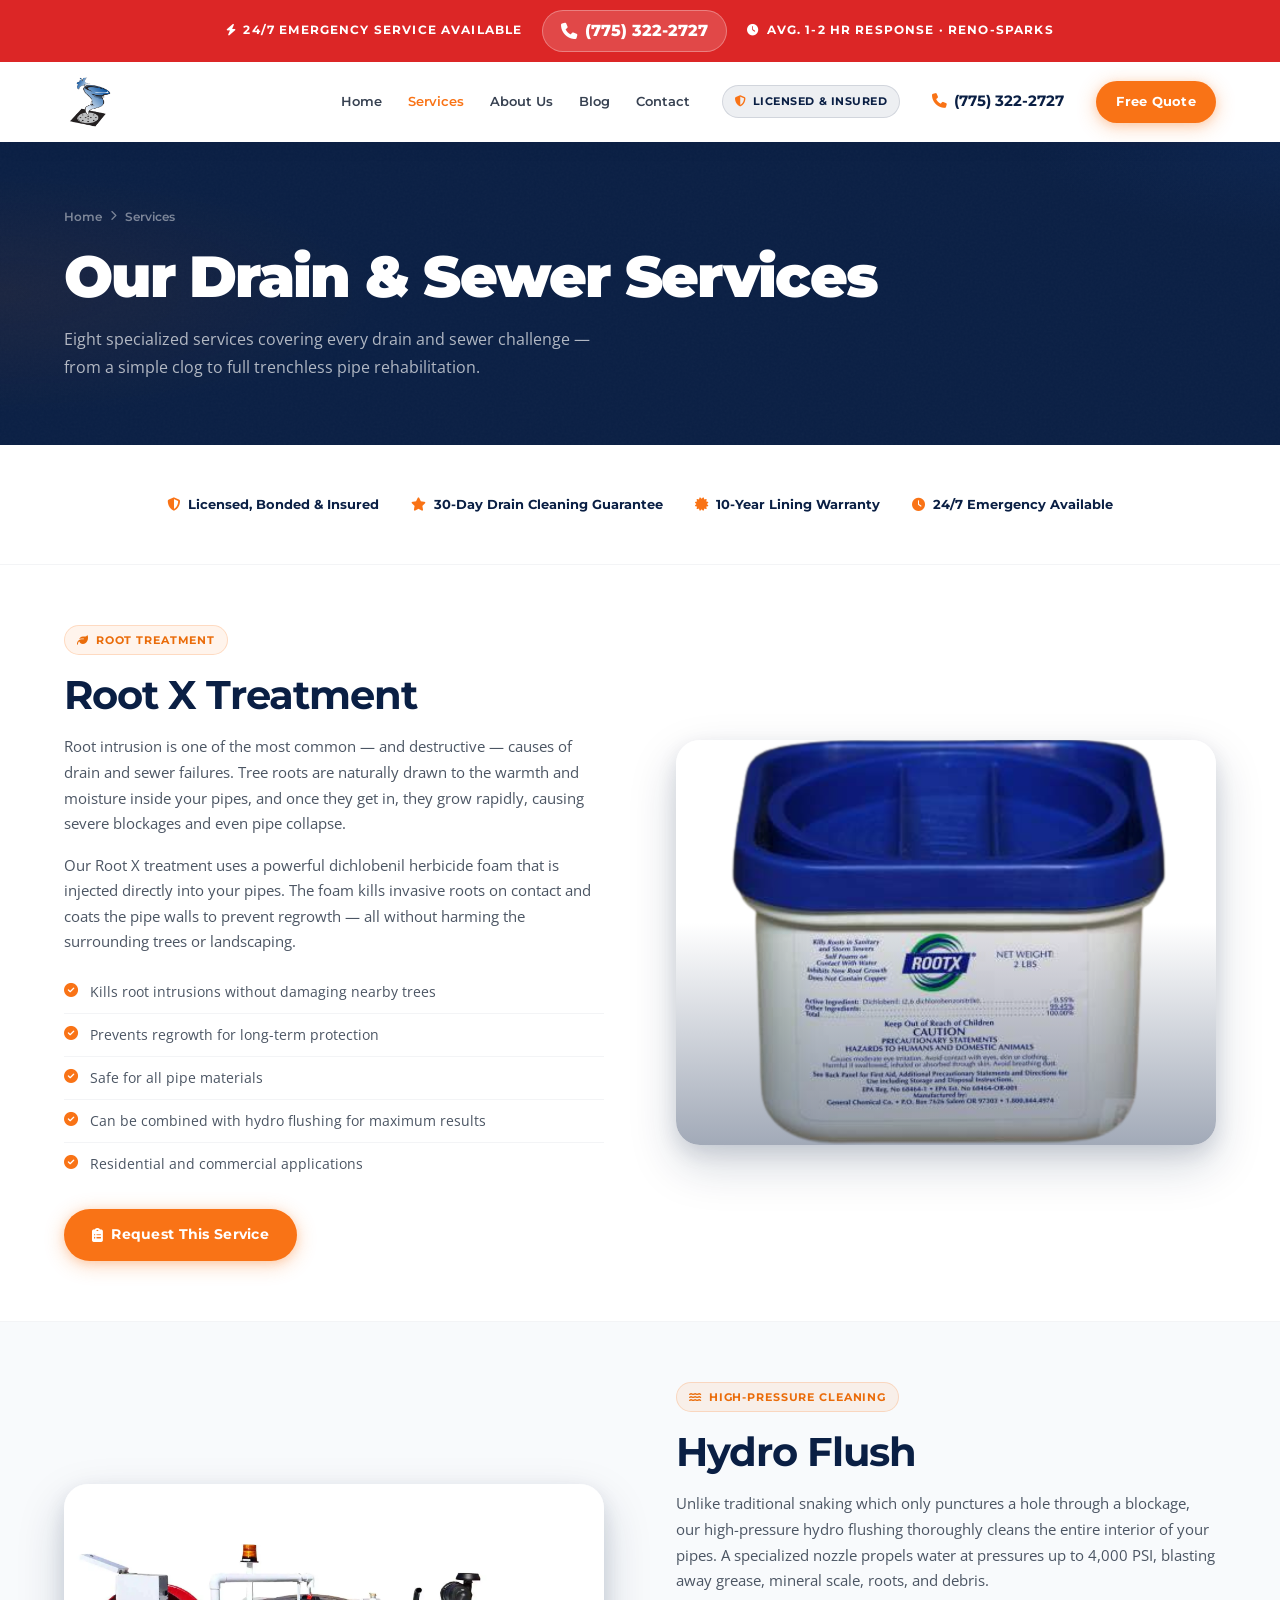
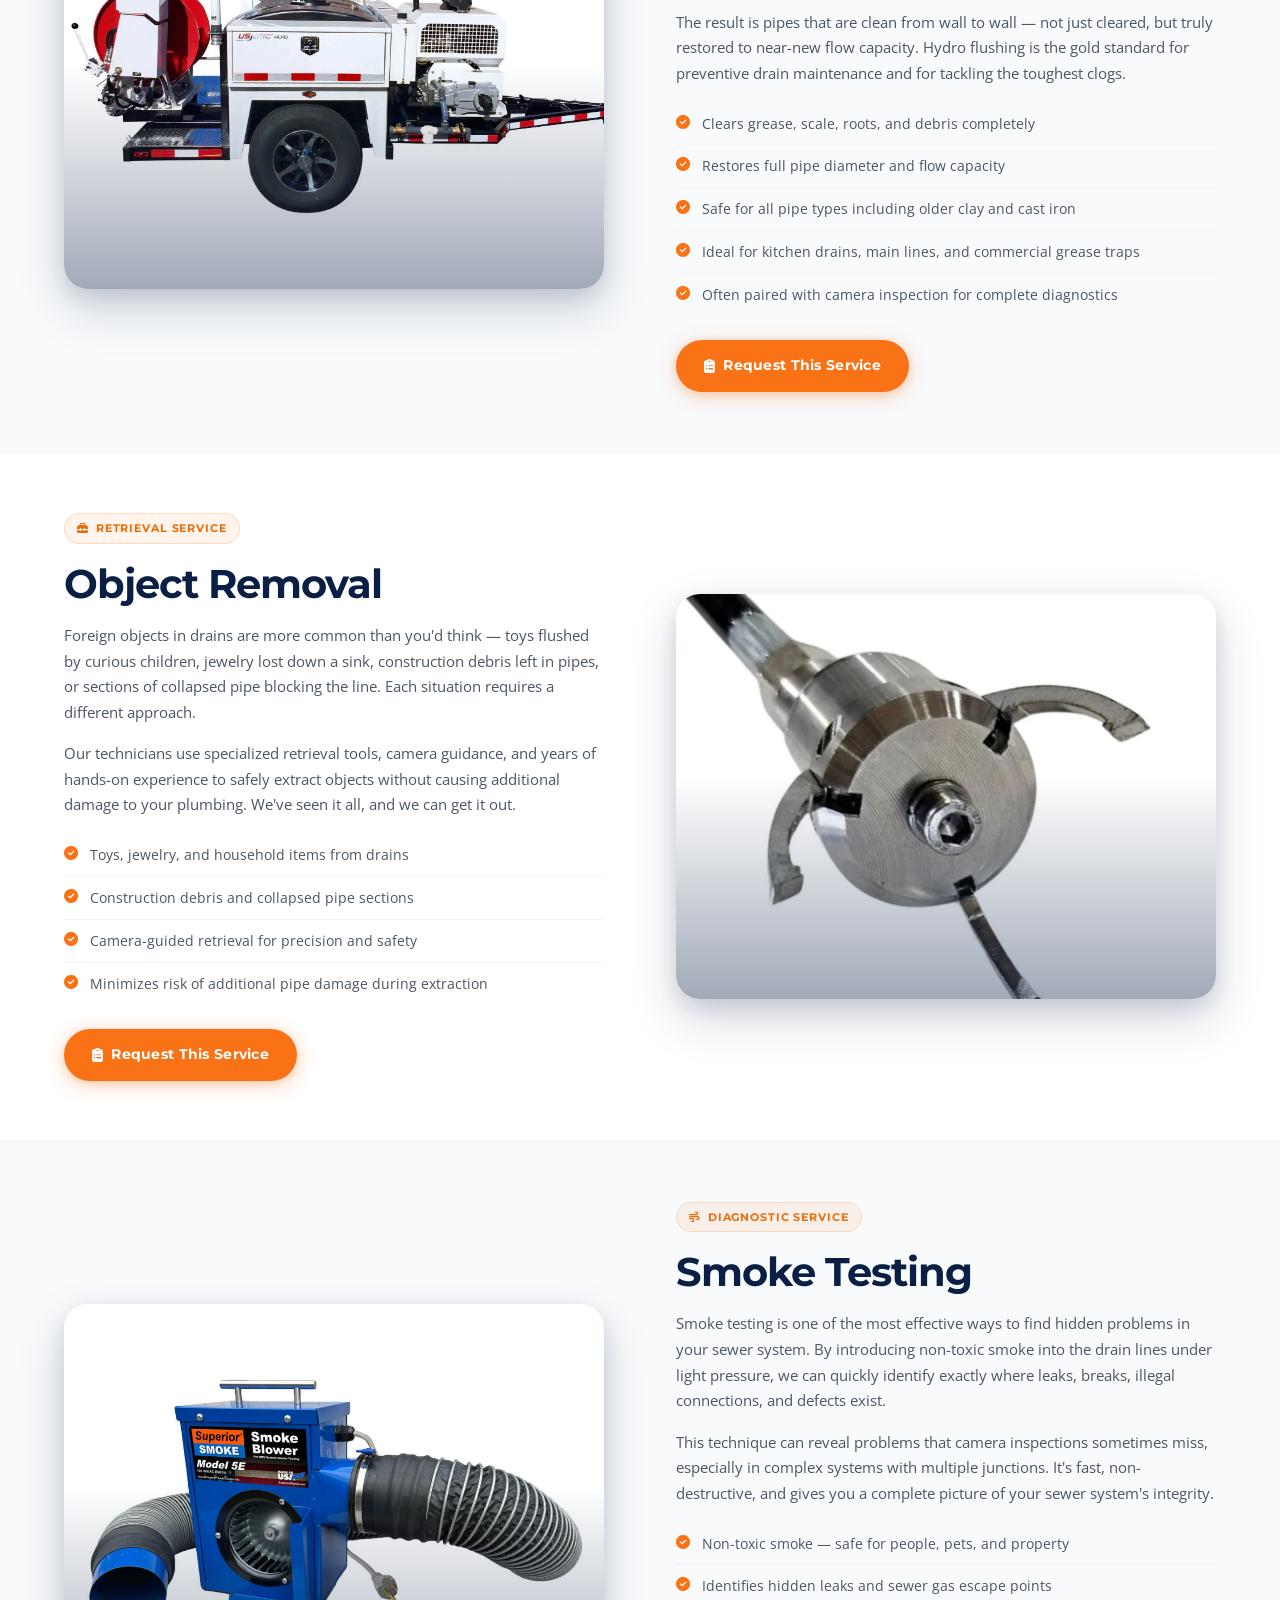
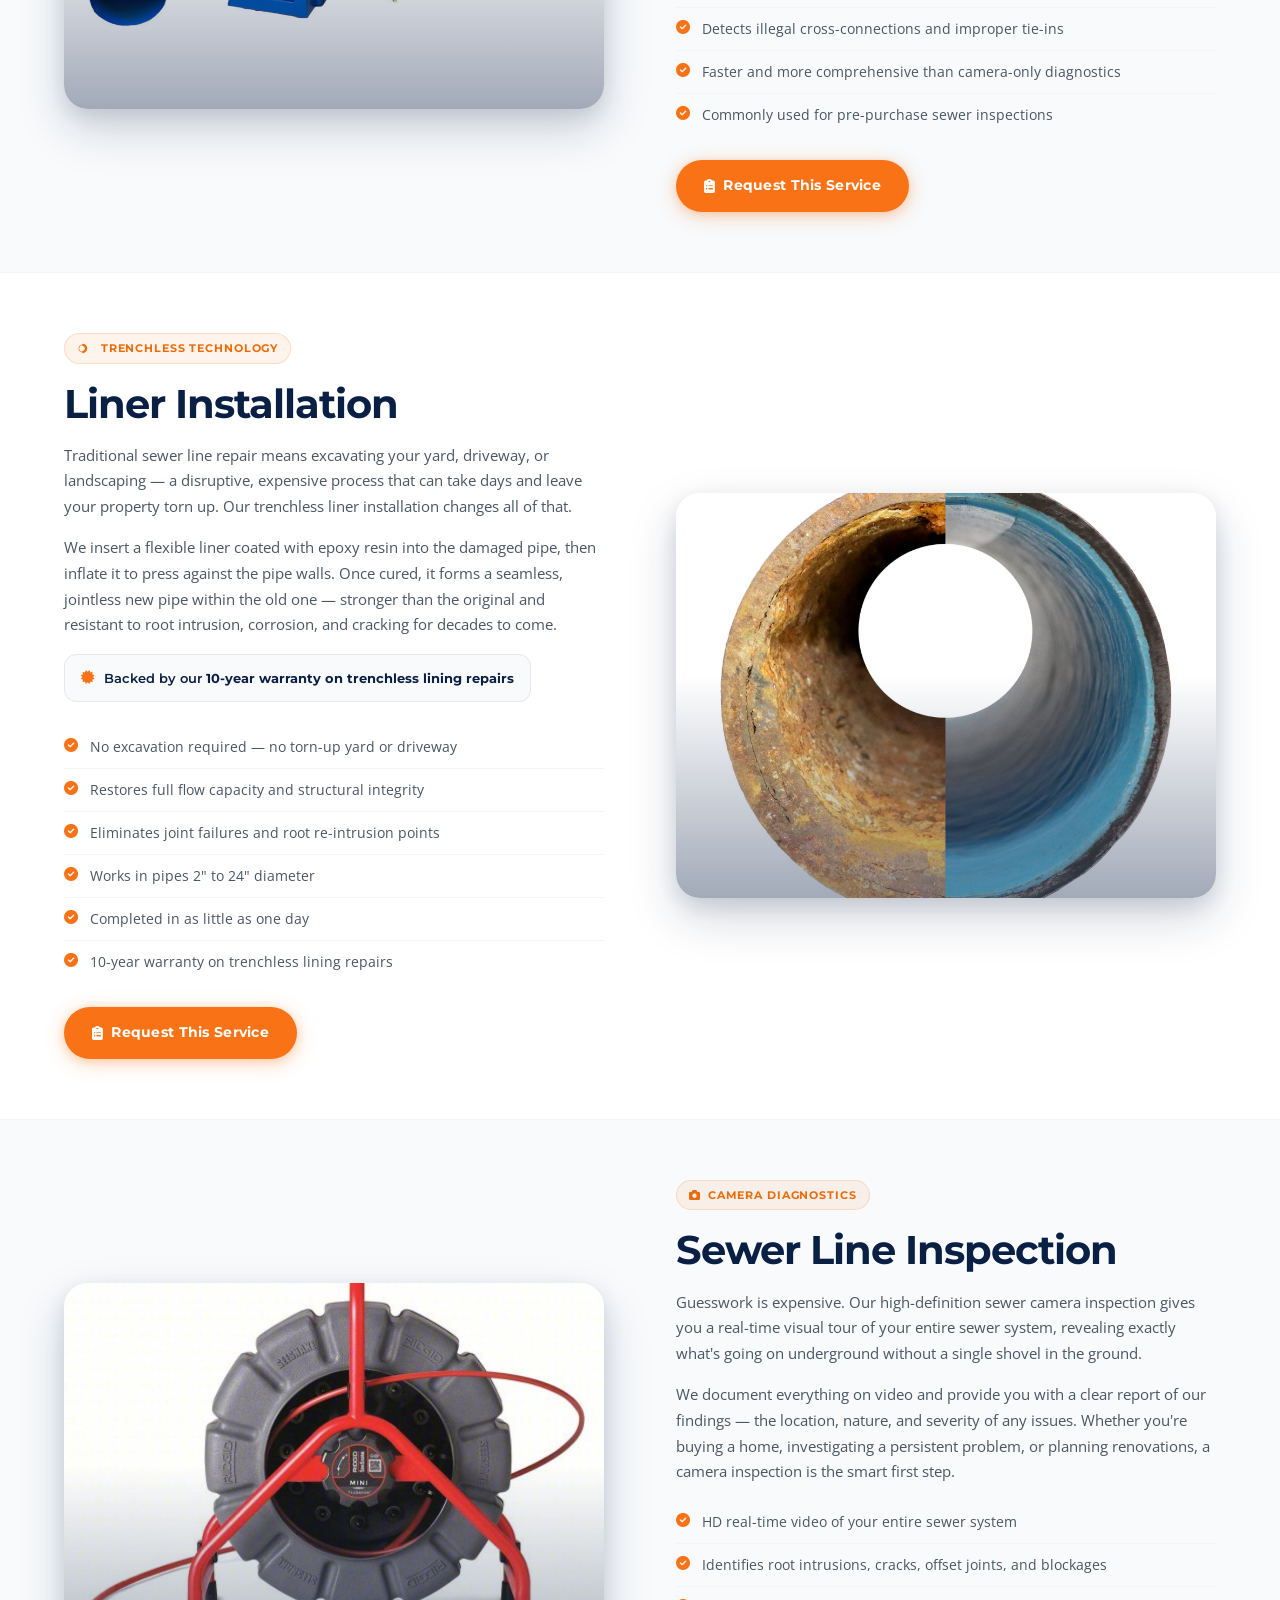
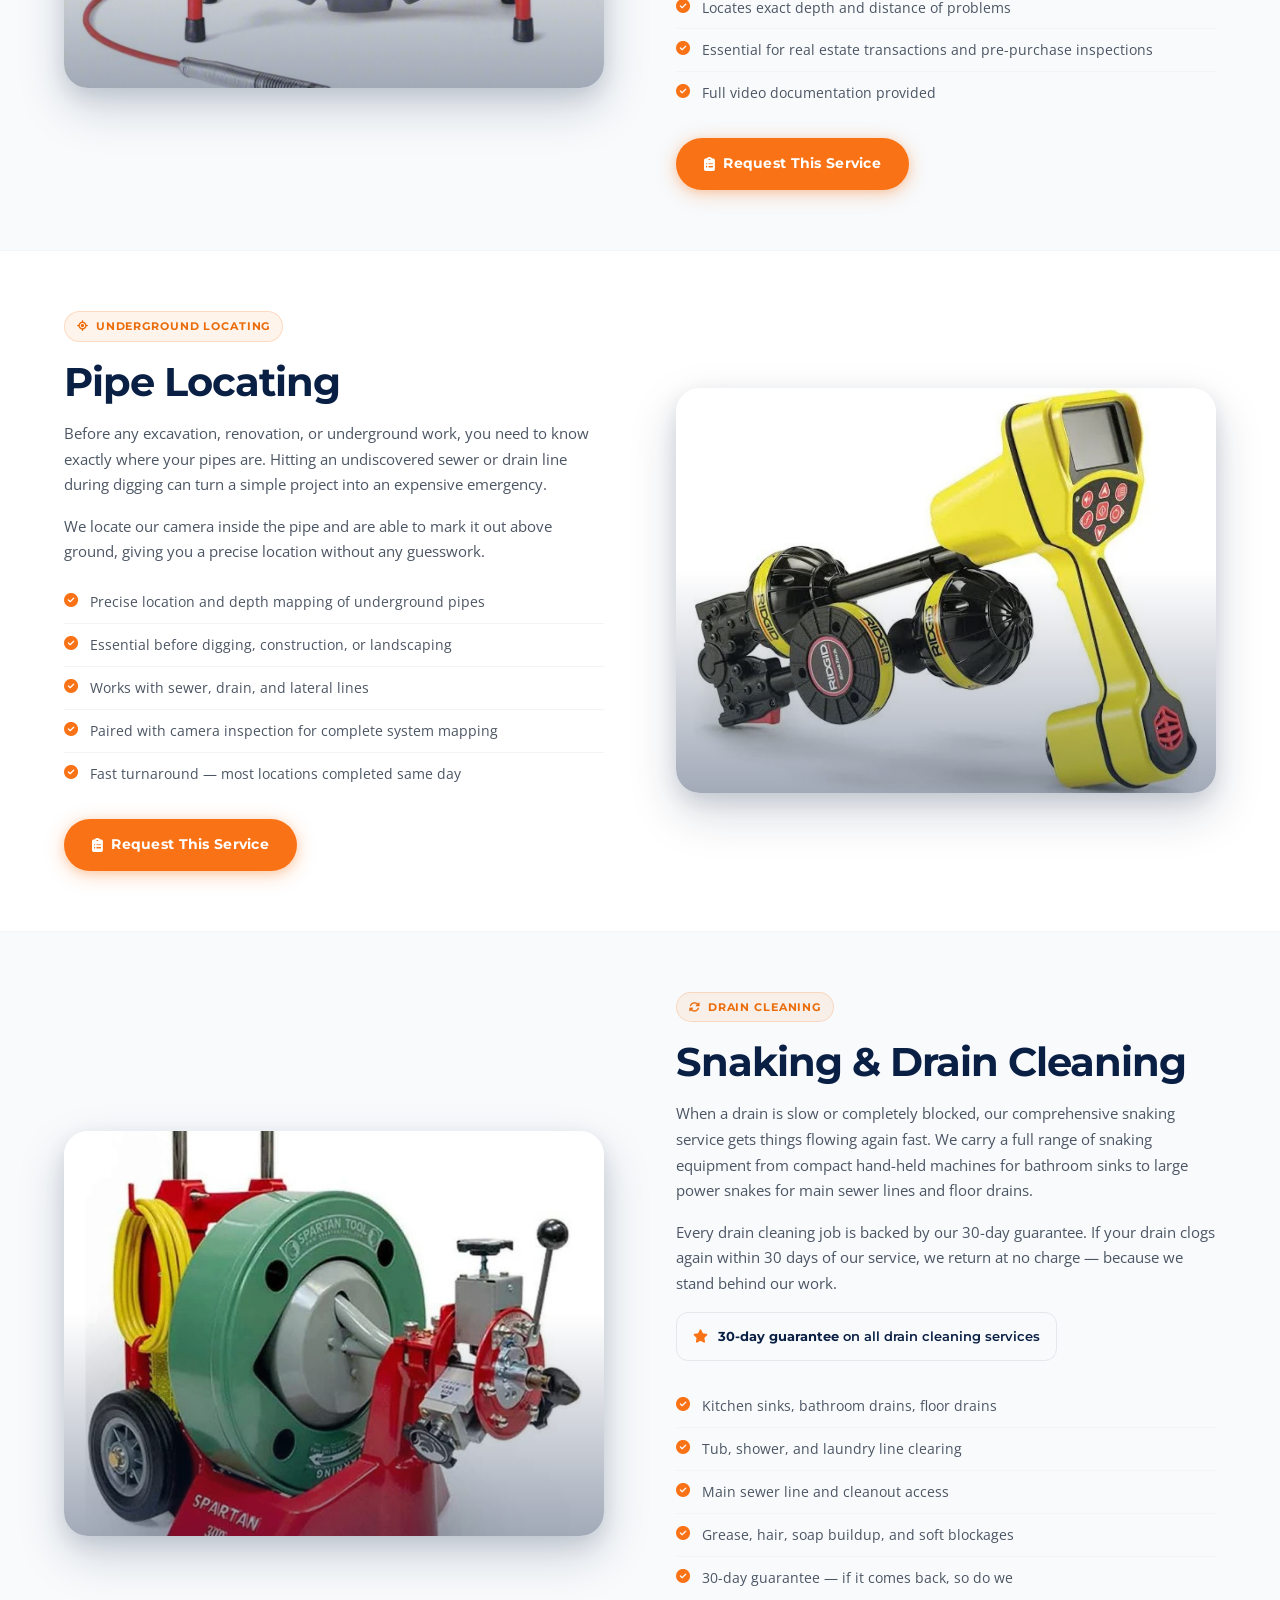
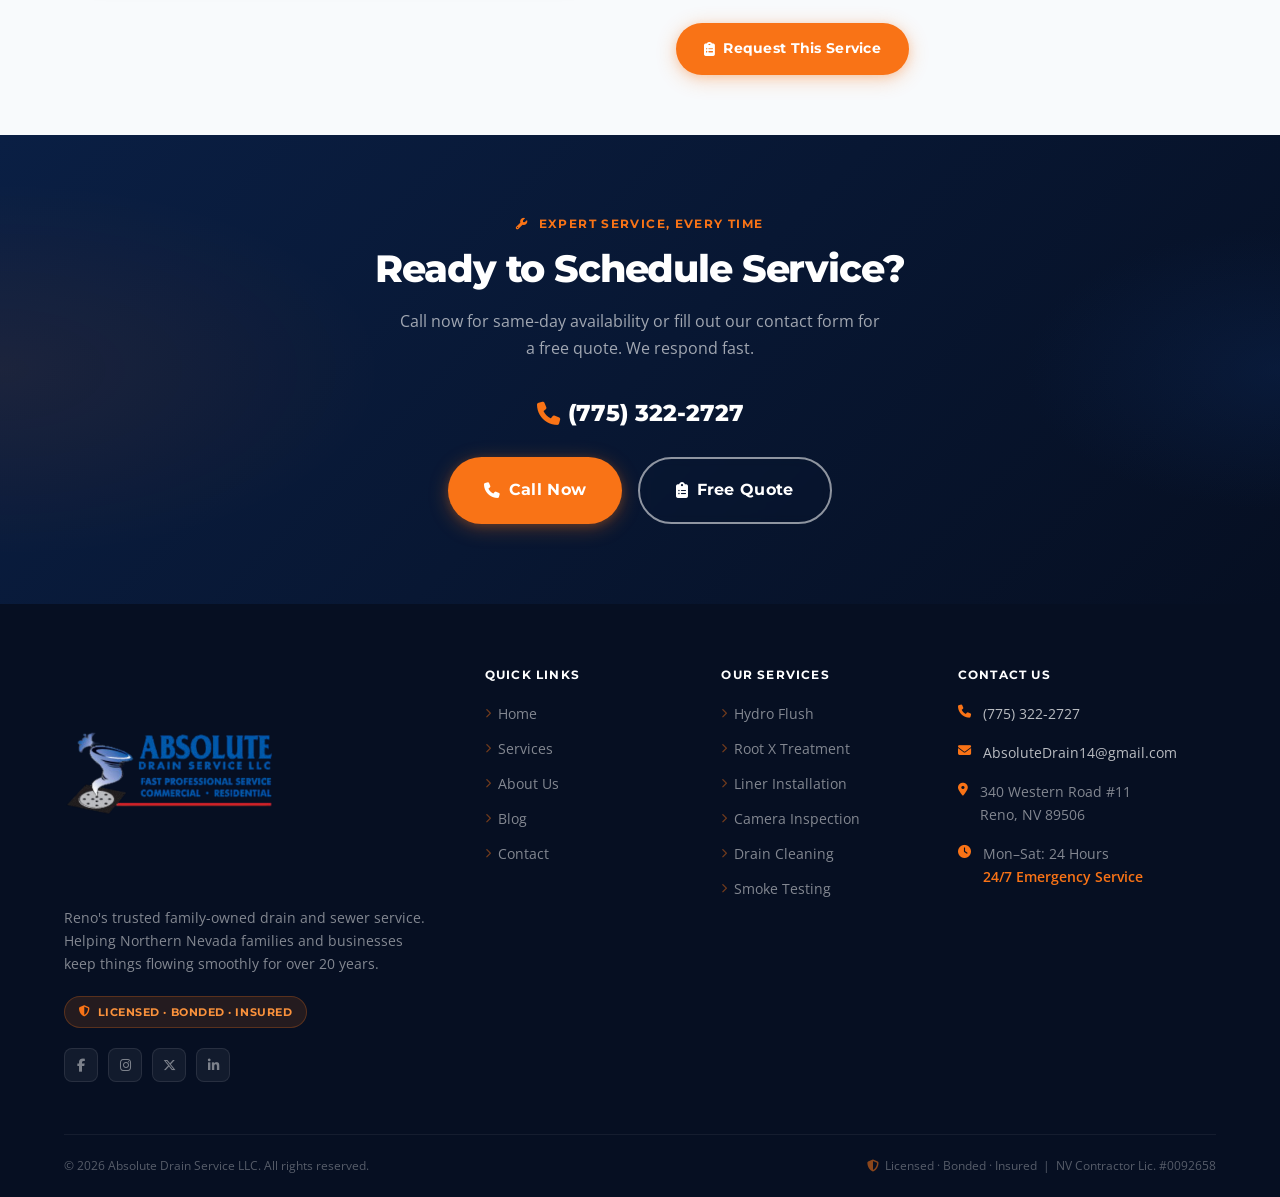
<file: services.html>
<!DOCTYPE html>
<html lang="en">
<head>
  <meta charset="UTF-8">
  <meta name="viewport" content="width=device-width, initial-scale=1.0">
  <title>Our Services | Absolute Drain Service LLC — Reno, NV</title>
  <meta name="description" content="Drain cleaning, hydro flushing, trenchless liner installation, sewer camera inspection, pipe locating, Root X treatment, and more. Serving Reno & Northern Nevada. Call (775) 322-2727.">
  <link rel="icon" type="image/png" href="Brand_assets/logo-icon.png">
  <link rel="stylesheet" href="https://cdnjs.cloudflare.com/ajax/libs/font-awesome/6.5.0/css/all.min.css">
  <link rel="stylesheet" href="style.css">
</head>
<body>

<!-- ===================== EMERGENCY BANNER ===================== -->
<div class="emergency-banner" role="banner">
  <div class="emergency-banner__inner">
    <span class="emergency-banner__tag"><i class="fas fa-bolt"></i> 24/7 Emergency Service Available</span>
    <a href="tel:7753222727" class="emergency-banner__phone"><i class="fas fa-phone"></i> (775) 322-2727</a>
    <span class="emergency-banner__tag"><i class="fas fa-clock"></i> Avg. 1-2 Hr Response · Reno-Sparks</span>
  </div>
</div>

<!-- ===================== NAVBAR ===================== -->
<header class="navbar" role="navigation">
  <div class="container navbar__inner">
    <a href="index.html" class="navbar__logo" aria-label="Home">
      <img src="Brand_assets/logo-icon.png" alt="Absolute Drain Service Logo">
    </a>
    <nav class="navbar__nav" aria-label="Primary">
      <a href="index.html">Home</a>
      <a href="services.html">Services</a>
      <a href="about.html">About Us</a>
      <a href="blog.html">Blog</a>
      <a href="contact.html">Contact</a>
    </nav>
    <span class="navbar__badge"><i class="fas fa-shield-halved"></i> Licensed &amp; Insured</span>
    <a href="tel:7753222727" class="navbar__phone"><i class="fas fa-phone"></i> (775) 322-2727</a>
    <a href="contact.html" class="btn btn-primary btn-sm">Free Quote</a>
    <button class="navbar__hamburger" aria-label="Open menu" aria-expanded="false">
      <span></span><span></span><span></span>
    </button>
  </div>
</header>

<!-- ===================== MOBILE MENU ===================== -->
<div class="mobile-menu" role="dialog" aria-label="Mobile navigation" aria-modal="true">
  <div class="mobile-menu__inner">
    <button class="mobile-menu__close" aria-label="Close menu"><i class="fas fa-times"></i></button>
    <nav>
      <a href="index.html">Home</a>
      <a href="services.html">Services</a>
      <a href="about.html">About Us</a>
      <a href="blog.html">Blog</a>
      <a href="contact.html">Contact</a>
    </nav>
    <div class="mobile-menu__footer">
      <p>Available 24/7 for emergencies.</p>
      <a href="tel:7753222727" class="mobile-menu__phone-big"><i class="fas fa-phone"></i> (775) 322-2727</a>
      <a href="contact.html" class="btn btn-primary" style="width:100%;justify-content:center;">Get a Free Quote</a>
    </div>
  </div>
</div>

<!-- ===================== PAGE HERO ===================== -->
<section class="page-hero" aria-label="Services page header">
  <div class="container page-hero__inner">
    <div class="page-hero__breadcrumb">
      <a href="index.html">Home</a>
      <i class="fas fa-chevron-right"></i>
      <span>Services</span>
    </div>
    <h1 class="page-hero__title">Our Drain &amp; Sewer Services</h1>
    <p class="page-hero__subtitle">Eight specialized services covering every drain and sewer challenge — from a simple clog to full trenchless pipe rehabilitation.</p>
  </div>
</section>

<!-- ===================== SERVICE INTRO ===================== -->
<section class="section-sm bg-white" style="border-bottom:1px solid #f3f4f6;">
  <div class="container">
    <div style="display:flex;gap:32px;flex-wrap:wrap;align-items:center;justify-content:center;">
      <span style="display:flex;align-items:center;gap:8px;font-family:'Montserrat',sans-serif;font-size:.83rem;font-weight:700;color:#0a1f44;">
        <i class="fas fa-shield-halved" style="color:#f97316;"></i> Licensed, Bonded &amp; Insured
      </span>
      <span style="display:flex;align-items:center;gap:8px;font-family:'Montserrat',sans-serif;font-size:.83rem;font-weight:700;color:#0a1f44;">
        <i class="fas fa-star" style="color:#f97316;"></i> 30-Day Drain Cleaning Guarantee
      </span>
      <span style="display:flex;align-items:center;gap:8px;font-family:'Montserrat',sans-serif;font-size:.83rem;font-weight:700;color:#0a1f44;">
        <i class="fas fa-certificate" style="color:#f97316;"></i> 10-Year Lining Warranty
      </span>
      <span style="display:flex;align-items:center;gap:8px;font-family:'Montserrat',sans-serif;font-size:.83rem;font-weight:700;color:#0a1f44;">
        <i class="fas fa-clock" style="color:#f97316;"></i> 24/7 Emergency Available
      </span>
    </div>
  </div>
</section>

<!-- ===================== SERVICES ===================== -->
<main>

  <!-- ROOT X -->
  <div id="root-x" class="service-section">
    <div class="container">
      <div class="service-section__inner">
        <div>
          <span class="service-badge"><i class="fas fa-leaf"></i> Root Treatment</span>
          <h2 class="service-section__title">Root X Treatment</h2>
          <p class="service-section__desc">Root intrusion is one of the most common — and destructive — causes of drain and sewer failures. Tree roots are naturally drawn to the warmth and moisture inside your pipes, and once they get in, they grow rapidly, causing severe blockages and even pipe collapse.</p>
          <p class="service-section__desc">Our Root X treatment uses a powerful dichlobenil herbicide foam that is injected directly into your pipes. The foam kills invasive roots on contact and coats the pipe walls to prevent regrowth — all without harming the surrounding trees or landscaping.</p>
          <ul class="service-features">
            <li><i class="fas fa-check-circle"></i> Kills root intrusions without damaging nearby trees</li>
            <li><i class="fas fa-check-circle"></i> Prevents regrowth for long-term protection</li>
            <li><i class="fas fa-check-circle"></i> Safe for all pipe materials</li>
            <li><i class="fas fa-check-circle"></i> Can be combined with hydro flushing for maximum results</li>
            <li><i class="fas fa-check-circle"></i> Residential and commercial applications</li>
          </ul>
          <a href="contact.html" class="btn btn-primary"><i class="fas fa-clipboard-list"></i> Request This Service</a>
        </div>
        <div class="service-section__visual">
          <img src="Website_images/Root-X.png" alt="Root X treatment being applied to sewer pipes">
        </div>
      </div>
    </div>
  </div>

  <!-- HYDRO FLUSH -->
  <div id="hydro-flush" class="service-section" style="background:#f8fafc;">
    <div class="container">
      <div class="service-section__inner rev">
        <div>
          <span class="service-badge"><i class="fas fa-water"></i> High-Pressure Cleaning</span>
          <h2 class="service-section__title">Hydro Flush</h2>
          <p class="service-section__desc">Unlike traditional snaking which only punctures a hole through a blockage, our high-pressure hydro flushing thoroughly cleans the entire interior of your pipes. A specialized nozzle propels water at pressures up to 4,000 PSI, blasting away grease, mineral scale, roots, and debris.</p>
          <p class="service-section__desc">The result is pipes that are clean from wall to wall — not just cleared, but truly restored to near-new flow capacity. Hydro flushing is the gold standard for preventive drain maintenance and for tackling the toughest clogs.</p>
          <ul class="service-features">
            <li><i class="fas fa-check-circle"></i> Clears grease, scale, roots, and debris completely</li>
            <li><i class="fas fa-check-circle"></i> Restores full pipe diameter and flow capacity</li>
            <li><i class="fas fa-check-circle"></i> Safe for all pipe types including older clay and cast iron</li>
            <li><i class="fas fa-check-circle"></i> Ideal for kitchen drains, main lines, and commercial grease traps</li>
            <li><i class="fas fa-check-circle"></i> Often paired with camera inspection for complete diagnostics</li>
          </ul>
          <a href="contact.html" class="btn btn-primary"><i class="fas fa-clipboard-list"></i> Request This Service</a>
        </div>
        <div class="service-section__visual">
          <img src="Website_images/Jetter.webp" alt="Hydro flushing high-pressure cleaning of sewer lines">
        </div>
      </div>
    </div>
  </div>

  <!-- OBJECT REMOVAL -->
  <div id="object-removal" class="service-section">
    <div class="container">
      <div class="service-section__inner">
        <div>
          <span class="service-badge"><i class="fas fa-toolbox"></i> Retrieval Service</span>
          <h2 class="service-section__title">Object Removal</h2>
          <p class="service-section__desc">Foreign objects in drains are more common than you'd think — toys flushed by curious children, jewelry lost down a sink, construction debris left in pipes, or sections of collapsed pipe blocking the line. Each situation requires a different approach.</p>
          <p class="service-section__desc">Our technicians use specialized retrieval tools, camera guidance, and years of hands-on experience to safely extract objects without causing additional damage to your plumbing. We've seen it all, and we can get it out.</p>
          <ul class="service-features">
            <li><i class="fas fa-check-circle"></i> Toys, jewelry, and household items from drains</li>
            <li><i class="fas fa-check-circle"></i> Construction debris and collapsed pipe sections</li>
            <li><i class="fas fa-check-circle"></i> Camera-guided retrieval for precision and safety</li>
            <li><i class="fas fa-check-circle"></i> Minimizes risk of additional pipe damage during extraction</li>
          </ul>
          <a href="contact.html" class="btn btn-primary"><i class="fas fa-clipboard-list"></i> Request This Service</a>
        </div>
        <div class="service-section__visual">
          <img src="Website_images/Grabber-Tool.png" alt="Object removal service from drain pipes">
        </div>
      </div>
    </div>
  </div>

  <!-- SMOKE TEST -->
  <div id="smoke-test" class="service-section" style="background:#f8fafc;">
    <div class="container">
      <div class="service-section__inner rev">
        <div>
          <span class="service-badge"><i class="fas fa-wind"></i> Diagnostic Service</span>
          <h2 class="service-section__title">Smoke Testing</h2>
          <p class="service-section__desc">Smoke testing is one of the most effective ways to find hidden problems in your sewer system. By introducing non-toxic smoke into the drain lines under light pressure, we can quickly identify exactly where leaks, breaks, illegal connections, and defects exist.</p>
          <p class="service-section__desc">This technique can reveal problems that camera inspections sometimes miss, especially in complex systems with multiple junctions. It's fast, non-destructive, and gives you a complete picture of your sewer system's integrity.</p>
          <ul class="service-features">
            <li><i class="fas fa-check-circle"></i> Non-toxic smoke — safe for people, pets, and property</li>
            <li><i class="fas fa-check-circle"></i> Identifies hidden leaks and sewer gas escape points</li>
            <li><i class="fas fa-check-circle"></i> Detects illegal cross-connections and improper tie-ins</li>
            <li><i class="fas fa-check-circle"></i> Faster and more comprehensive than camera-only diagnostics</li>
            <li><i class="fas fa-check-circle"></i> Commonly used for pre-purchase sewer inspections</li>
          </ul>
          <a href="contact.html" class="btn btn-primary"><i class="fas fa-clipboard-list"></i> Request This Service</a>
        </div>
        <div class="service-section__visual">
          <img src="Website_images/Smoke-Machine.png" alt="Smoke testing for sewer system diagnostics">
        </div>
      </div>
    </div>
  </div>

  <!-- LINER INSTALLATION -->
  <div id="liner" class="service-section">
    <div class="container">
      <div class="service-section__inner">
        <div>
          <span class="service-badge"><svg xmlns="http://www.w3.org/2000/svg" viewBox="0 0 24 24" width="1em" height="1em" fill="none" aria-hidden="true" style="display:inline-block;vertical-align:middle;margin-right:6px;"><circle cx="12" cy="12" r="8" stroke="currentColor" stroke-width="1.5"/><path d="M12 4A8 8 0 0 1 12 20" stroke="currentColor" stroke-width="5" stroke-linecap="butt"/></svg> Trenchless Technology</span>
          <h2 class="service-section__title">Liner Installation</h2>
          <p class="service-section__desc">Traditional sewer line repair means excavating your yard, driveway, or landscaping — a disruptive, expensive process that can take days and leave your property torn up. Our trenchless liner installation changes all of that.</p>
          <p class="service-section__desc">We insert a flexible liner coated with epoxy resin into the damaged pipe, then inflate it to press against the pipe walls. Once cured, it forms a seamless, jointless new pipe within the old one — stronger than the original and resistant to root intrusion, corrosion, and cracking for decades to come.</p>
          <div class="service-guarantee">
            <i class="fas fa-certificate"></i>
            <span>Backed by our <strong>10-year warranty on trenchless lining repairs</strong></span>
          </div>
          <ul class="service-features">
            <li><i class="fas fa-check-circle"></i> No excavation required — no torn-up yard or driveway</li>
            <li><i class="fas fa-check-circle"></i> Restores full flow capacity and structural integrity</li>
            <li><i class="fas fa-check-circle"></i> Eliminates joint failures and root re-intrusion points</li>
            <li><i class="fas fa-check-circle"></i> Works in pipes 2" to 24" diameter</li>
            <li><i class="fas fa-check-circle"></i> Completed in as little as one day</li>
            <li><i class="fas fa-check-circle"></i> 10-year warranty on trenchless lining repairs</li>
          </ul>
          <a href="contact.html" class="btn btn-primary"><i class="fas fa-clipboard-list"></i> Request This Service</a>
        </div>
        <div class="service-section__visual">
          <img src="Website_images/Liner-Image.png" alt="Trenchless liner installation for sewer rehabilitation">
        </div>
      </div>
    </div>
  </div>

  <!-- SEWER INSPECTION -->
  <div id="inspection" class="service-section" style="background:#f8fafc;">
    <div class="container">
      <div class="service-section__inner rev">
        <div>
          <span class="service-badge"><i class="fas fa-camera"></i> Camera Diagnostics</span>
          <h2 class="service-section__title">Sewer Line Inspection</h2>
          <p class="service-section__desc">Guesswork is expensive. Our high-definition sewer camera inspection gives you a real-time visual tour of your entire sewer system, revealing exactly what's going on underground without a single shovel in the ground.</p>
          <p class="service-section__desc">We document everything on video and provide you with a clear report of our findings — the location, nature, and severity of any issues. Whether you're buying a home, investigating a persistent problem, or planning renovations, a camera inspection is the smart first step.</p>
          <ul class="service-features">
            <li><i class="fas fa-check-circle"></i> HD real-time video of your entire sewer system</li>
            <li><i class="fas fa-check-circle"></i> Identifies root intrusions, cracks, offset joints, and blockages</li>
            <li><i class="fas fa-check-circle"></i> Locates exact depth and distance of problems</li>
            <li><i class="fas fa-check-circle"></i> Essential for real estate transactions and pre-purchase inspections</li>
            <li><i class="fas fa-check-circle"></i> Full video documentation provided</li>
          </ul>
          <a href="contact.html" class="btn btn-primary"><i class="fas fa-clipboard-list"></i> Request This Service</a>
        </div>
        <div class="service-section__visual">
          <img src="Website_images/Camera.png" alt="HD sewer camera inspection service">
        </div>
      </div>
    </div>
  </div>

  <!-- PIPE LOCATING -->
  <div id="pipe-locating" class="service-section">
    <div class="container">
      <div class="service-section__inner">
        <div>
          <span class="service-badge"><i class="fas fa-location-crosshairs"></i> Underground Locating</span>
          <h2 class="service-section__title">Pipe Locating</h2>
          <p class="service-section__desc">Before any excavation, renovation, or underground work, you need to know exactly where your pipes are. Hitting an undiscovered sewer or drain line during digging can turn a simple project into an expensive emergency.</p>
          <p class="service-section__desc">We locate our camera inside the pipe and are able to mark it out above ground, giving you a precise location without any guesswork.</p>
          <ul class="service-features">
            <li><i class="fas fa-check-circle"></i> Precise location and depth mapping of underground pipes</li>
            <li><i class="fas fa-check-circle"></i> Essential before digging, construction, or landscaping</li>
            <li><i class="fas fa-check-circle"></i> Works with sewer, drain, and lateral lines</li>
            <li><i class="fas fa-check-circle"></i> Paired with camera inspection for complete system mapping</li>
            <li><i class="fas fa-check-circle"></i> Fast turnaround — most locations completed same day</li>
          </ul>
          <a href="contact.html" class="btn btn-primary"><i class="fas fa-clipboard-list"></i> Request This Service</a>
        </div>
        <div class="service-section__visual">
          <img src="Website_images/locator-Image.png" alt="Electronic pipe locating service">
        </div>
      </div>
    </div>
  </div>

  <!-- SNAKING -->
  <div id="snaking" class="service-section" style="background:#f8fafc;">
    <div class="container">
      <div class="service-section__inner rev">
        <div>
          <span class="service-badge"><i class="fas fa-rotate"></i> Drain Cleaning</span>
          <h2 class="service-section__title">Snaking &amp; Drain Cleaning</h2>
          <p class="service-section__desc">When a drain is slow or completely blocked, our comprehensive snaking service gets things flowing again fast. We carry a full range of snaking equipment from compact hand-held machines for bathroom sinks to large power snakes for main sewer lines and floor drains.</p>
          <p class="service-section__desc">Every drain cleaning job is backed by our 30-day guarantee. If your drain clogs again within 30 days of our service, we return at no charge — because we stand behind our work.</p>
          <div class="service-guarantee">
            <i class="fas fa-star"></i>
            <span><strong>30-day guarantee</strong> on all drain cleaning services</span>
          </div>
          <ul class="service-features">
            <li><i class="fas fa-check-circle"></i> Kitchen sinks, bathroom drains, floor drains</li>
            <li><i class="fas fa-check-circle"></i> Tub, shower, and laundry line clearing</li>
            <li><i class="fas fa-check-circle"></i> Main sewer line and cleanout access</li>
            <li><i class="fas fa-check-circle"></i> Grease, hair, soap buildup, and soft blockages</li>
            <li><i class="fas fa-check-circle"></i> 30-day guarantee — if it comes back, so do we</li>
          </ul>
          <a href="contact.html" class="btn btn-primary"><i class="fas fa-clipboard-list"></i> Request This Service</a>
        </div>
        <div class="service-section__visual">
          <img src="Website_images/Spartan-300.jpg" alt="Professional drain snaking and cleaning service">
        </div>
      </div>
    </div>
  </div>

</main>

<!-- ===================== CTA BANNER ===================== -->
<section class="cta-banner" aria-label="Call to action">
  <div class="container">
    <div class="cta-banner__inner">
      <p class="cta-banner__label"><i class="fas fa-wrench"></i>&nbsp; Expert Service, Every Time</p>
      <h2 class="cta-banner__title">Ready to Schedule Service?</h2>
      <p class="cta-banner__subtitle">Call now for same-day availability or fill out our contact form for a free quote. We respond fast.</p>
      <div class="cta-banner__phone">
        <i class="fas fa-phone"></i>
        <a href="tel:7753222727" style="color:inherit;">(775) 322-2727</a>
      </div>
      <div class="cta-banner__actions">
        <a href="tel:7753222727" class="btn btn-primary btn-lg"><i class="fas fa-phone"></i> Call Now</a>
        <a href="contact.html" class="btn btn-ghost btn-lg"><i class="fas fa-clipboard-list"></i> Free Quote</a>
      </div>
    </div>
  </div>
</section>

<!-- ===================== FOOTER ===================== -->
<footer class="footer" aria-label="Site footer">
  <div class="container">
    <div class="footer__grid">
      <div>
        <div class="footer__logo">
          <a href="index.html"><img src="Brand_assets/logo-words.png" alt="Absolute Drain Service LLC"></a>
        </div>
        <p class="footer__about">Reno's trusted family-owned drain and sewer service. Helping Northern Nevada families and businesses keep things flowing smoothly for over 20 years.</p>
        <span class="footer__li-badge"><i class="fas fa-shield-halved"></i> Licensed · Bonded · Insured</span>
        <div class="footer__social">
          <a href="#" aria-label="Facebook"><i class="fab fa-facebook-f"></i></a>
          <a href="#" aria-label="Instagram"><i class="fab fa-instagram"></i></a>
          <a href="#" aria-label="Twitter"><i class="fab fa-x-twitter"></i></a>
          <a href="#" aria-label="LinkedIn"><i class="fab fa-linkedin-in"></i></a>
        </div>
      </div>
      <div>
        <h3 class="footer__h">Quick Links</h3>
        <ul class="footer__links">
          <li><a href="index.html"><i class="fas fa-chevron-right"></i> Home</a></li>
          <li><a href="services.html"><i class="fas fa-chevron-right"></i> Services</a></li>
          <li><a href="about.html"><i class="fas fa-chevron-right"></i> About Us</a></li>
          <li><a href="blog.html"><i class="fas fa-chevron-right"></i> Blog</a></li>
          <li><a href="contact.html"><i class="fas fa-chevron-right"></i> Contact</a></li>
        </ul>
      </div>
      <div>
        <h3 class="footer__h">Our Services</h3>
        <ul class="footer__links">
          <li><a href="#hydro-flush"><i class="fas fa-chevron-right"></i> Hydro Flush</a></li>
          <li><a href="#root-x"><i class="fas fa-chevron-right"></i> Root X Treatment</a></li>
          <li><a href="#liner"><i class="fas fa-chevron-right"></i> Liner Installation</a></li>
          <li><a href="#inspection"><i class="fas fa-chevron-right"></i> Camera Inspection</a></li>
          <li><a href="#snaking"><i class="fas fa-chevron-right"></i> Drain Cleaning</a></li>
          <li><a href="#smoke-test"><i class="fas fa-chevron-right"></i> Smoke Testing</a></li>
        </ul>
      </div>
      <div>
        <h3 class="footer__h">Contact Us</h3>
        <div class="footer__contact-item">
          <i class="fas fa-phone"></i>
          <div><a href="tel:7753222727">(775) 322-2727</a></div>
        </div>
        <div class="footer__contact-item">
          <i class="fas fa-envelope"></i>
          <div><a href="mailto:AbsoluteDrain14@gmail.com">AbsoluteDrain14@gmail.com</a></div>
        </div>
        <div class="footer__contact-item">
          <i class="fas fa-location-dot"></i>
          <div>340 Western Road #11<br>Reno, NV 89506</div>
        </div>
        <div class="footer__contact-item">
          <i class="fas fa-clock"></i>
          <div>Mon–Sat: 24 Hours<br><span style="color:#f97316;font-weight:600;">24/7 Emergency Service</span></div>
        </div>
      </div>
    </div>
    <div class="footer__bottom">
      <p class="footer__copy">&copy; 2026 Absolute Drain Service LLC. All rights reserved.</p>
      <p class="footer__lic-txt"><i class="fas fa-shield-halved"></i> Licensed · Bonded · Insured &nbsp;|&nbsp; NV Contractor Lic. #0092658</p>
    </div>
  </div>
</footer>

<script src="script.js"></script>
</body>
</html>
</file>
<file: style.css>
/* ============================================================
   ABSOLUTE DRAIN SERVICE LLC — STYLE.CSS
   ============================================================ */

@import url('https://fonts.googleapis.com/css2?family=Montserrat:wght@400;600;700;800;900&family=Open+Sans:ital,wght@0,400;0,500;0,600;1,400&display=swap');

/* ============================================================
   CSS Custom Properties
   ============================================================ */
:root {
  --navy:        #0a1f44;
  --navy-mid:    #0d2857;
  --navy-dark:   #060f22;
  --navy-muted:  rgba(10,31,68,0.07);
  --orange:      #f97316;
  --orange-dark: #ea6c0a;
  --orange-lt:   #fb923c;
  --orange-glow: rgba(249,115,22,0.18);
  --red:         #dc2626;
  --red-dark:    #b91c1c;
  --white:       #ffffff;
  --off-white:   #f8fafc;
  --gray-50:     #f9fafb;
  --gray-100:    #f3f4f6;
  --gray-200:    #e5e7eb;
  --gray-300:    #d1d5db;
  --gray-400:    #9ca3af;
  --gray-500:    #6b7280;
  --gray-600:    #4b5563;
  --gray-700:    #374151;
  --gray-900:    #111827;

  --font-h: 'Montserrat', sans-serif;
  --font-b: 'Open Sans', sans-serif;

  /* Layered, color-tinted shadows */
  --shd-xs: 0 1px 2px rgba(10,31,68,.08);
  --shd-sm: 0 2px 6px rgba(10,31,68,.10), 0 1px 2px rgba(10,31,68,.06);
  --shd-md: 0 4px 16px rgba(10,31,68,.12), 0 2px 6px rgba(10,31,68,.07);
  --shd-lg: 0 10px 32px rgba(10,31,68,.16), 0 4px 12px rgba(10,31,68,.09);
  --shd-xl: 0 20px 48px rgba(10,31,68,.18), 0 8px 20px rgba(10,31,68,.11);
  --shd-or: 0 4px 20px rgba(249,115,22,.30), 0 2px 8px rgba(249,115,22,.18);
  --shd-or-lg: 0 8px 32px rgba(249,115,22,.35), 0 4px 12px rgba(249,115,22,.20);

  --r-sm:   4px;
  --r:      8px;
  --r-md:   12px;
  --r-lg:   16px;
  --r-xl:   24px;
  --r-full: 9999px;

  --nav-h:  80px;
  --nav-hs: 64px;   /* scrolled */
  --em-h:   44px;
  --max-w:  1200px;
}

/* ============================================================
   Reset
   ============================================================ */
*, *::before, *::after { box-sizing: border-box; margin: 0; padding: 0; }
html { scroll-behavior: smooth; font-size: 16px; }
body {
  font-family: var(--font-b);
  color: var(--gray-700);
  background: var(--white);
  line-height: 1.7;
  -webkit-font-smoothing: antialiased;
  overflow-x: hidden;
}
img { max-width: 100%; height: auto; display: block; }
a { color: inherit; text-decoration: none; }
ul { list-style: none; }
button { cursor: pointer; font-family: var(--font-b); border: none; background: none; }
input, textarea, select { font-family: var(--font-b); }

/* ============================================================
   Typography
   ============================================================ */
h1,h2,h3,h4,h5,h6 { font-family: var(--font-h); color: var(--navy); line-height: 1.18; }
h1 { font-size: clamp(2.1rem,5vw,3.6rem); font-weight: 900; letter-spacing: -0.03em; }
h2 { font-size: clamp(1.6rem,3.5vw,2.5rem); font-weight: 700; letter-spacing: -0.025em; }
h3 { font-size: clamp(1.15rem,2.5vw,1.45rem); font-weight: 700; letter-spacing: -0.02em; }
h4 { font-size: 1.05rem; font-weight: 700; }
p  { line-height: 1.72; }

/* ============================================================
   Container & Layout
   ============================================================ */
.container { max-width: var(--max-w); margin: 0 auto; padding: 0 24px; }
.section    { padding: 80px 0; }
.section-sm { padding: 48px 0; }

.section-label {
  font-family: var(--font-h);
  font-size: .72rem;
  font-weight: 700;
  letter-spacing: .12em;
  text-transform: uppercase;
  color: var(--orange);
  margin-bottom: 12px;
}
.section-divider {
  width: 44px; height: 4px;
  background: var(--orange);
  border-radius: var(--r-full);
  margin-bottom: 20px;
}
.section-divider.c { margin-left: auto; margin-right: auto; }
.section-header    { margin-bottom: 52px; }
.section-header.centered { text-align: center; }
.section-header.centered .section-subtitle { margin-left: auto; margin-right: auto; }
.section-title  { margin-bottom: 16px; }
.section-subtitle {
  font-size: 1.02rem;
  color: var(--gray-500);
  max-width: 560px;
  line-height: 1.72;
}

/* ============================================================
   Buttons
   ============================================================ */
.btn {
  display: inline-flex;
  align-items: center;
  gap: 8px;
  padding: 14px 28px;
  border-radius: var(--r-full);
  font-family: var(--font-h);
  font-size: .88rem;
  font-weight: 700;
  letter-spacing: .02em;
  white-space: nowrap;
  position: relative;
  overflow: hidden;
  transition: transform .22s cubic-bezier(.34,1.56,.64,1),
              box-shadow .22s ease,
              background-color .18s ease,
              border-color .18s ease,
              color .18s ease;
}
.btn:hover  { transform: translateY(-2px); }
.btn:active { transform: translateY(0) scale(.98); }
.btn:focus-visible { outline: 3px solid var(--orange); outline-offset: 2px; }

.btn-primary { background: var(--orange); color: var(--white); box-shadow: var(--shd-or); }
.btn-primary:hover  { background: var(--orange-dark); box-shadow: var(--shd-or-lg); color: var(--white); }
.btn-primary:active { background: #d4620a; }

.btn-ghost {
  background: transparent;
  color: var(--white);
  border: 2px solid rgba(255,255,255,.55);
  backdrop-filter: blur(4px);
}
.btn-ghost:hover { background: rgba(255,255,255,.10); border-color: var(--white); color: var(--white); }

.btn-outline {
  background: transparent;
  color: var(--navy);
  border: 2px solid var(--navy);
}
.btn-outline:hover { background: var(--navy); color: var(--white); box-shadow: var(--shd-md); }

.btn-outline-or {
  background: transparent;
  color: var(--orange);
  border: 2px solid var(--orange);
}
.btn-outline-or:hover { background: var(--orange); color: var(--white); box-shadow: var(--shd-or); }

.btn-sm { padding: 10px 20px; font-size: .80rem; }
.btn-lg { padding: 18px 36px; font-size: .98rem; }

/* ============================================================
   Emergency Banner
   ============================================================ */
.emergency-banner {
  background: var(--red);
  color: var(--white);
  padding: 10px 24px;
  min-height: var(--em-h);
  position: relative;
  z-index: 1010;
}
.emergency-banner__inner {
  display: flex;
  align-items: center;
  justify-content: center;
  gap: 20px;
  flex-wrap: wrap;
  max-width: var(--max-w);
  margin: 0 auto;
}
.emergency-banner__tag {
  font-family: var(--font-h);
  font-size: .72rem;
  font-weight: 700;
  letter-spacing: .10em;
  text-transform: uppercase;
  display: flex;
  align-items: center;
  gap: 6px;
}
.emergency-banner__tag i { animation: blink 1.6s ease-in-out infinite; }
@keyframes blink {
  0%,100% { opacity:1; transform:scale(1); }
  50%      { opacity:.6; transform:scale(.85); }
}
.emergency-banner__phone {
  display: inline-flex;
  align-items: center;
  gap: 8px;
  background: rgba(255,255,255,.16);
  border: 1px solid rgba(255,255,255,.30);
  border-radius: var(--r-full);
  padding: 6px 18px;
  font-family: var(--font-h);
  font-size: 1.02rem;
  font-weight: 800;
  color: var(--white);
  transition: background .2s ease, transform .2s ease;
}
.emergency-banner__phone:hover { background: rgba(255,255,255,.28); transform: scale(1.02); color: var(--white); }
.emergency-banner__phone:focus-visible { outline: 2px solid var(--white); outline-offset: 2px; }

/* ============================================================
   Navbar
   ============================================================ */
.navbar {
  position: sticky;
  top: 0;
  z-index: 1000;
  background: var(--white);
  box-shadow: 0 2px 18px rgba(10,31,68,.10), 0 1px 4px rgba(10,31,68,.06);
  height: var(--nav-h);
  display: flex;
  align-items: center;
  transition: height .3s ease, box-shadow .3s ease;
}
.navbar.scrolled {
  height: var(--nav-hs);
  box-shadow: 0 4px 24px rgba(10,31,68,.15), 0 2px 6px rgba(10,31,68,.08);
}
.navbar__inner {
  display: flex;
  align-items: center;
  gap: 20px;
  width: 100%;
}
.navbar__logo { flex-shrink: 0; display: flex; align-items: center; }
.navbar__logo img {
  height: 52px;
  width: auto;
  transition: height .3s ease;
}
.navbar.scrolled .navbar__logo img { height: 42px; }

.navbar__nav { display: flex; align-items: center; gap: 2px; margin-left: auto; }
.navbar__nav a {
  font-family: var(--font-h);
  font-size: .83rem;
  font-weight: 600;
  color: var(--gray-700);
  padding: 8px 12px;
  border-radius: var(--r);
  transition: color .2s ease, background .2s ease;
  white-space: nowrap;
}
.navbar__nav a:hover         { color: var(--navy); background: var(--navy-muted); }
.navbar__nav a.active        { color: var(--orange); }
.navbar__nav a:focus-visible { outline: 2px solid var(--orange); outline-offset: 2px; }

.navbar__badge {
  display: flex;
  align-items: center;
  gap: 6px;
  background: var(--navy-muted);
  border: 1px solid rgba(10,31,68,.12);
  border-radius: var(--r-full);
  padding: 6px 12px;
  font-family: var(--font-h);
  font-size: .68rem;
  font-weight: 700;
  color: var(--navy);
  letter-spacing: .05em;
  text-transform: uppercase;
  white-space: nowrap;
}
.navbar__badge i { color: var(--orange); font-size: .7rem; }

.navbar__phone {
  display: flex;
  align-items: center;
  gap: 7px;
  font-family: var(--font-h);
  font-size: .92rem;
  font-weight: 700;
  color: var(--navy);
  padding: 8px 12px;
  border-radius: var(--r);
  transition: color .2s ease, background .2s ease;
}
.navbar__phone:hover { color: var(--orange); background: var(--orange-glow); }
.navbar__phone:focus-visible { outline: 2px solid var(--orange); outline-offset: 2px; }
.navbar__phone i { color: var(--orange); }

/* Hamburger */
.navbar__hamburger {
  display: none;
  flex-direction: column;
  gap: 5px;
  padding: 8px;
  border-radius: var(--r);
  margin-left: auto;
  transition: background .2s ease;
}
.navbar__hamburger:hover { background: var(--gray-100); }
.navbar__hamburger:focus-visible { outline: 2px solid var(--orange); outline-offset: 2px; }
.navbar__hamburger span {
  display: block;
  width: 22px; height: 2px;
  background: var(--navy);
  border-radius: 2px;
  transition: transform .3s ease, opacity .3s ease;
}
.navbar__hamburger.active span:nth-child(1) { transform: translateY(7px) rotate(45deg); }
.navbar__hamburger.active span:nth-child(2) { opacity: 0; }
.navbar__hamburger.active span:nth-child(3) { transform: translateY(-7px) rotate(-45deg); }

/* Mobile Menu */
.mobile-menu {
  display: none;
  position: fixed;
  inset: 0;
  background: var(--navy);
  z-index: 999;
  overflow-y: auto;
  transform: translateX(100%);
  transition: transform .35s cubic-bezier(.25,.46,.45,.94);
}
.mobile-menu.open { transform: translateX(0); }
.mobile-menu__inner {
  padding: 96px 32px 40px;
  display: flex;
  flex-direction: column;
  min-height: 100%;
}
.mobile-menu__close {
  position: absolute;
  top: 20px; right: 20px;
  color: var(--white);
  font-size: 1.4rem;
  padding: 8px;
  border-radius: var(--r);
  transition: background .2s ease;
}
.mobile-menu__close:hover { background: rgba(255,255,255,.10); color: var(--white); }
.mobile-menu nav { display: flex; flex-direction: column; gap: 4px; margin-bottom: 36px; }
.mobile-menu nav a {
  font-family: var(--font-h);
  font-size: 1.45rem;
  font-weight: 700;
  color: var(--white);
  padding: 16px 0;
  border-bottom: 1px solid rgba(255,255,255,.08);
  transition: color .2s ease, padding-left .2s ease;
}
.mobile-menu nav a:hover { color: var(--orange); padding-left: 12px; }
.mobile-menu nav a:focus-visible { outline: 2px solid var(--orange); outline-offset: 2px; }
.mobile-menu__footer {
  margin-top: auto;
  color: rgba(255,255,255,.55);
  font-size: .85rem;
}
.mobile-menu__footer p { margin-bottom: 10px; }
.mobile-menu__phone-big {
  display: flex;
  align-items: center;
  gap: 10px;
  color: var(--white);
  font-family: var(--font-h);
  font-size: 1.35rem;
  font-weight: 800;
  margin-bottom: 20px;
}
.mobile-menu__phone-big i { color: var(--orange); }

/* ============================================================
   Hero (Home)
   ============================================================ */
.hero {
  position: relative;
  min-height: 92vh;
  display: flex;
  align-items: center;
  background: var(--navy-dark) url('Website_images/RenoGettyImages-1395807707.jpg') center/cover no-repeat;
  overflow: hidden;
}
.hero::before {
  content: '';
  position: absolute; inset: 0;
  background:
    radial-gradient(ellipse 80% 60% at 20% 50%, rgba(6,15,34,.88) 0%, transparent 60%),
    radial-gradient(ellipse 60% 80% at 80% 25%, rgba(249,115,22,.07) 0%, transparent 50%),
    radial-gradient(ellipse 40% 40% at 50% 85%, rgba(10,31,68,.75) 0%, transparent 60%),
    linear-gradient(135deg, rgba(6,15,34,.87) 0%, rgba(10,31,68,.78) 45%, rgba(6,18,41,.90) 100%);
  z-index: 0;
}
.hero::after {
  content: '';
  position: absolute; inset: 0;
  background-image: url("data:image/svg+xml,%3Csvg viewBox='0 0 200 200' xmlns='http://www.w3.org/2000/svg'%3E%3Cfilter id='n'%3E%3CfeTurbulence type='fractalNoise' baseFrequency='0.65' numOctaves='3' stitchTiles='stitch'/%3E%3CfeColorMatrix type='saturate' values='0'/%3E%3C/filter%3E%3Crect width='100%25' height='100%25' filter='url(%23n)'/%3E%3C/svg%3E");
  opacity: .03;
  pointer-events: none;
  z-index: 1;
}
.hero__ring {
  position: absolute;
  border-radius: 50%;
  pointer-events: none;
  z-index: 1;
}
.hero__ring-1 {
  width: 600px; height: 600px;
  border: 80px solid rgba(249,115,22,.04);
  right: -80px; top: 50%; transform: translateY(-50%);
}
.hero__ring-2 {
  width: 360px; height: 360px;
  border: 40px solid rgba(255,255,255,.02);
  right: 80px; top: 50%; transform: translateY(-50%);
}
.hero__content {
  position: relative;
  z-index: 2;
  padding: 80px 0;
  width: 100%;
}
.hero__inner { max-width: 720px; }
.hero__logo { margin-bottom: 32px; max-width: 340px; }
.hero__logo img {
  width: 100%; height: auto;
  filter: drop-shadow(0 4px 20px rgba(0,0,0,.45));
}
.hero__eyebrow {
  font-size: .78rem;
  font-weight: 700;
  letter-spacing: .13em;
  text-transform: uppercase;
  color: var(--orange);
  font-family: var(--font-h);
  margin-bottom: 16px;
}
.hero__title {
  font-family: var(--font-h);
  font-size: clamp(2.2rem,5vw,3.8rem);
  font-weight: 900;
  letter-spacing: -0.03em;
  color: var(--white);
  line-height: 1.08;
  margin-bottom: 20px;
}
.hero__title em { color: var(--orange); font-style: normal; }
.hero__subtitle {
  font-size: 1.08rem;
  color: rgba(255,255,255,.72);
  line-height: 1.72;
  margin-bottom: 40px;
  max-width: 520px;
}
.hero__cta { display: flex; gap: 16px; flex-wrap: wrap; margin-bottom: 48px; }
.hero__trust { display: flex; gap: 24px; flex-wrap: wrap; }
.hero__trust-item {
  display: flex;
  align-items: center;
  gap: 7px;
  color: rgba(255,255,255,.65);
  font-size: .80rem;
  font-family: var(--font-h);
  font-weight: 600;
  letter-spacing: .02em;
}
.hero__trust-item i { color: var(--orange); font-size: .85rem; }

/* ============================================================
   Page Hero (inner pages)
   ============================================================ */
.page-hero {
  background: var(--navy);
  padding: 64px 0;
  position: relative;
  overflow: hidden;
}
.page-hero::before {
  content: '';
  position: absolute; inset: 0;
  background:
    radial-gradient(ellipse 60% 80% at 0% 50%, rgba(249,115,22,.07) 0%, transparent 50%),
    radial-gradient(ellipse 40% 60% at 100% 0%, rgba(13,40,87,.5) 0%, transparent 50%);
}
.page-hero::after {
  content: '';
  position: absolute; inset: 0;
  background-image: url("data:image/svg+xml,%3Csvg viewBox='0 0 200 200' xmlns='http://www.w3.org/2000/svg'%3E%3Cfilter id='n'%3E%3CfeTurbulence type='fractalNoise' baseFrequency='0.65' numOctaves='3' stitchTiles='stitch'/%3E%3CfeColorMatrix type='saturate' values='0'/%3E%3C/filter%3E%3Crect width='100%25' height='100%25' filter='url(%23n)'/%3E%3C/svg%3E");
  opacity: .03;
  pointer-events: none;
}
.page-hero__inner { position: relative; z-index: 1; }
.page-hero__breadcrumb {
  display: flex; align-items: center; gap: 8px;
  color: rgba(255,255,255,.45);
  font-size: .78rem; font-family: var(--font-h); font-weight: 600;
  margin-bottom: 16px;
}
.page-hero__breadcrumb a { color: rgba(255,255,255,.45); transition: color .2s ease; }
.page-hero__breadcrumb a:hover { color: var(--orange); }
.page-hero__breadcrumb i { font-size: .65rem; }
.page-hero__title    { color: var(--white); margin-bottom: 14px; }
.page-hero__subtitle { color: rgba(255,255,255,.68); font-size: 1.02rem; max-width: 540px; }

/* ============================================================
   Services Grid (Home)
   ============================================================ */
.services-grid {
  display: grid;
  grid-template-columns: repeat(auto-fill, minmax(260px, 1fr));
  gap: 24px;
}
.service-card {
  background: var(--white);
  border: 1px solid var(--gray-200);
  border-radius: var(--r-lg);
  padding: 32px 28px;
  position: relative;
  overflow: hidden;
  transition: transform .25s cubic-bezier(.34,1.56,.64,1),
              box-shadow .25s ease,
              border-color .25s ease;
}
.service-card::before {
  content: '';
  position: absolute;
  top: 0; left: 0; right: 0;
  height: 3px;
  background: var(--orange);
  transform: scaleX(0);
  transform-origin: left;
  transition: transform .3s ease;
}
.service-card:hover { transform: translateY(-5px); box-shadow: var(--shd-lg); border-color: var(--gray-100); }
.service-card:hover::before { transform: scaleX(1); }

.service-card__icon {
  width: 54px; height: 54px;
  background: linear-gradient(135deg, rgba(249,115,22,.12) 0%, rgba(249,115,22,.05) 100%);
  border-radius: var(--r-md);
  display: flex; align-items: center; justify-content: center;
  margin-bottom: 20px;
  transition: transform .25s ease, background .25s ease;
}
.service-card:hover .service-card__icon {
  transform: scale(1.08);
  background: linear-gradient(135deg, rgba(249,115,22,.20) 0%, rgba(249,115,22,.10) 100%);
}
.service-card__icon i { font-size: 1.45rem; color: var(--orange); }
.service-card__title { font-size: 1.02rem; font-weight: 700; color: var(--navy); margin-bottom: 10px; letter-spacing: -.01em; }
.service-card__desc  { font-size: .87rem; color: var(--gray-500); line-height: 1.72; margin-bottom: 20px; }
.service-card__link {
  display: inline-flex; align-items: center; gap: 7px;
  font-family: var(--font-h); font-size: .80rem; font-weight: 700;
  color: var(--orange); letter-spacing: .02em;
  transition: gap .2s ease, color .2s ease;
}
.service-card__link:hover { gap: 12px; color: var(--orange-dark); }
.service-card__link:focus-visible { outline: 2px solid var(--orange); outline-offset: 2px; border-radius: 2px; }

/* ============================================================
   Services Page — Detail Sections
   ============================================================ */
.service-section { padding: 60px 0; border-bottom: 1px solid var(--gray-100); }
.service-section:last-of-type { border-bottom: none; }
.service-section__inner {
  display: grid;
  grid-template-columns: 1fr 1fr;
  gap: 72px;
  align-items: center;
}
.service-section__inner.rev { direction: rtl; }
.service-section__inner.rev > * { direction: ltr; }
.service-badge {
  display: inline-flex; align-items: center; gap: 7px;
  background: rgba(249,115,22,.08);
  border: 1px solid rgba(249,115,22,.20);
  color: var(--orange-dark);
  font-family: var(--font-h); font-size: .68rem; font-weight: 700;
  letter-spacing: .08em; text-transform: uppercase;
  padding: 5px 12px; border-radius: var(--r-full);
  margin-bottom: 16px;
}
.service-section__title { margin-bottom: 16px; }
.service-section__desc  { color: var(--gray-600); font-size: .93rem; margin-bottom: 16px; }
.service-features       { margin-bottom: 24px; }
.service-features li {
  display: flex; align-items: flex-start; gap: 12px;
  padding: 9px 0;
  font-size: .88rem; color: var(--gray-600);
  border-bottom: 1px solid var(--gray-100);
}
.service-features li:last-child { border-bottom: none; }
.service-features i { color: var(--orange); margin-top: 3px; flex-shrink: 0; }
.service-guarantee {
  display: inline-flex; align-items: center; gap: 10px;
  background: var(--gray-50);
  border: 1px solid var(--gray-200);
  border-radius: var(--r-md);
  padding: 12px 16px;
  font-size: .83rem; font-family: var(--font-h); font-weight: 600; color: var(--navy);
  margin-bottom: 24px;
}
.service-guarantee i { color: var(--orange); }

.service-section__visual {
  border-radius: var(--r-xl);
  overflow: hidden;
  aspect-ratio: 4/3;
  position: relative;
  box-shadow: var(--shd-xl);
}
.service-section__visual img { width: 100%; height: 100%; object-fit: cover; }
.service-section__visual::after {
  content: '';
  position: absolute; inset: 0;
  background: linear-gradient(to bottom, transparent 45%, rgba(10,31,68,.38) 100%);
}

/* ============================================================
   Why Choose Us
   ============================================================ */
.why-us {
  background: var(--navy);
  position: relative;
  overflow: hidden;
}
.why-us::before {
  content: '';
  position: absolute; inset: 0;
  background:
    radial-gradient(ellipse 80% 60% at 100% 0%, rgba(249,115,22,.06) 0%, transparent 50%),
    radial-gradient(ellipse 60% 80% at 0% 100%, rgba(13,40,87,.5) 0%, transparent 60%);
  pointer-events: none;
}
.why-us .container { position: relative; z-index: 1; }
.why-us .section-label   { color: var(--orange); }
.why-us .section-title   { color: var(--white); }
.why-us .section-subtitle{ color: rgba(255,255,255,.62); }

.why-grid {
  display: grid;
  grid-template-columns: repeat(auto-fill, minmax(230px, 1fr));
  gap: 24px;
}
.why-card {
  background: rgba(255,255,255,.04);
  border: 1px solid rgba(255,255,255,.08);
  border-radius: var(--r-lg);
  padding: 32px;
  transition: transform .25s ease, background .25s ease, border-color .25s ease;
}
.why-card:hover { transform: translateY(-5px); background: rgba(255,255,255,.07); border-color: rgba(249,115,22,.20); }
.why-card__icon {
  width: 50px; height: 50px;
  background: rgba(249,115,22,.12);
  border-radius: var(--r-md);
  display: flex; align-items: center; justify-content: center;
  margin-bottom: 20px;
}
.why-card__icon i { font-size: 1.35rem; color: var(--orange); }
.why-card__title { font-family: var(--font-h); font-size: .97rem; font-weight: 700; color: var(--white); margin-bottom: 10px; }
.why-card__desc  { font-size: .85rem; color: rgba(255,255,255,.58); line-height: 1.72; }

.stats-row {
  display: grid;
  grid-template-columns: repeat(4, 1fr);
  gap: 24px;
  margin-top: 52px;
  padding-top: 44px;
  border-top: 1px solid rgba(255,255,255,.08);
}
.stat { text-align: center; }
.stat__num {
  font-family: var(--font-h);
  font-size: 2.6rem; font-weight: 900;
  color: var(--orange);
  letter-spacing: -0.03em;
  line-height: 1;
  margin-bottom: 8px;
}
.stat__label { font-size: .83rem; color: rgba(255,255,255,.58); font-weight: 500; }

/* ============================================================
   Testimonials
   ============================================================ */
.testimonials { background: var(--off-white); }
.testimonials-grid {
  display: grid;
  grid-template-columns: repeat(auto-fill, minmax(300px, 1fr));
  gap: 24px;
}
.testimonial-card {
  background: var(--white);
  border: 1px solid var(--gray-200);
  border-radius: var(--r-lg);
  padding: 32px;
  box-shadow: var(--shd-sm);
  transition: transform .25s ease, box-shadow .25s ease;
  position: relative;
}
.testimonial-card:hover { transform: translateY(-4px); box-shadow: var(--shd-md); }
.testimonial-card__quote { font-size: 3rem; color: var(--orange); opacity: .14; line-height: 1; font-family: Georgia, serif; }
.testimonial-card__stars { display: flex; gap: 3px; margin-bottom: 16px; }
.testimonial-card__stars i { color: #f59e0b; font-size: .88rem; }
.testimonial-card__text { font-size: .92rem; color: var(--gray-600); line-height: 1.75; margin-bottom: 24px; font-style: italic; }
.testimonial-card__author { display: flex; align-items: center; gap: 12px; }
.testimonial-card__avatar {
  width: 42px; height: 42px; border-radius: 50%;
  background: linear-gradient(135deg, var(--navy), var(--navy-mid));
  display: flex; align-items: center; justify-content: center;
  font-family: var(--font-h); font-size: .88rem; font-weight: 700;
  color: var(--white); flex-shrink: 0;
}
.testimonial-card__name { font-family: var(--font-h); font-size: .88rem; font-weight: 700; color: var(--navy); }
.testimonial-card__meta { font-size: .75rem; color: var(--gray-400); margin-top: 2px; }

/* ============================================================
   Service Areas
   ============================================================ */
.areas-flex { display: flex; flex-wrap: wrap; gap: 10px; }
.area-chip {
  display: inline-flex; align-items: center; gap: 7px;
  background: var(--off-white);
  border: 1px solid var(--gray-200);
  border-radius: var(--r-full);
  padding: 10px 16px;
  font-size: .83rem; font-family: var(--font-h); font-weight: 600;
  color: var(--gray-700);
  transition: background .2s ease, border-color .2s ease, color .2s ease, transform .2s ease;
}
.area-chip i { color: var(--orange); font-size: .72rem; }
.area-chip:hover { background: rgba(249,115,22,.06); border-color: rgba(249,115,22,.25); color: var(--navy); transform: translateY(-2px); }

/* ============================================================
   CTA Banner
   ============================================================ */
.cta-banner {
  background: linear-gradient(135deg, var(--navy) 0%, var(--navy-dark) 100%);
  padding: 80px 0;
  position: relative; overflow: hidden;
}
.cta-banner::before {
  content: '';
  position: absolute; inset: 0;
  background:
    radial-gradient(ellipse 60% 80% at 0% 50%, rgba(249,115,22,.08) 0%, transparent 50%),
    radial-gradient(ellipse 40% 60% at 100% 50%, rgba(13,40,87,.4) 0%, transparent 50%);
}
.cta-banner__inner { position: relative; z-index: 1; text-align: center; }
.cta-banner__label {
  font-family: var(--font-h); font-size: .72rem; font-weight: 700;
  letter-spacing: .12em; text-transform: uppercase;
  color: var(--orange); margin-bottom: 12px;
}
.cta-banner__title { font-size: clamp(1.6rem,3vw,2.4rem); font-weight: 800; color: var(--white); letter-spacing: -.03em; margin-bottom: 16px; }
.cta-banner__subtitle { color: rgba(255,255,255,.62); font-size: .98rem; max-width: 480px; margin: 0 auto 32px; }
.cta-banner__phone {
  display: flex; align-items: center; gap: 8px;
  color: var(--white); font-family: var(--font-h); font-size: 1.45rem; font-weight: 800;
  justify-content: center; margin-bottom: 24px;
}
.cta-banner__phone i { color: var(--orange); }
.cta-banner__actions { display: flex; gap: 16px; justify-content: center; flex-wrap: wrap; }

/* ============================================================
   Footer
   ============================================================ */
.footer {
  background: var(--navy-dark);
  color: rgba(255,255,255,.65);
  padding: 64px 0 0;
}
.footer__grid {
  display: grid;
  grid-template-columns: 2fr 1fr 1fr 1.4fr;
  gap: 52px;
  margin-bottom: 52px;
}
.footer__logo { margin-bottom: 18px; max-width: 220px; }
.footer__logo img { width: 100%; height: auto; }
.footer__about {
  font-size: .85rem; line-height: 1.72;
  color: rgba(255,255,255,.50);
  margin-bottom: 20px;
}
.footer__li-badge {
  display: inline-flex; align-items: center; gap: 7px;
  background: rgba(249,115,22,.12);
  border: 1px solid rgba(249,115,22,.25);
  border-radius: var(--r-full);
  padding: 6px 14px;
  font-family: var(--font-h); font-size: .68rem; font-weight: 700;
  color: var(--orange-lt); letter-spacing: .05em; text-transform: uppercase;
}
.footer__li-badge i { color: var(--orange); font-size: .7rem; }
.footer__h {
  font-family: var(--font-h); font-size: .75rem; font-weight: 700;
  letter-spacing: .10em; text-transform: uppercase;
  color: var(--white); margin-bottom: 20px;
}
.footer__links { display: flex; flex-direction: column; gap: 12px; }
.footer__links a {
  font-size: .85rem; color: rgba(255,255,255,.50);
  transition: color .2s ease, padding-left .2s ease;
  display: flex; align-items: center; gap: 7px;
}
.footer__links a i { font-size: .60rem; color: rgba(249,115,22,.45); }
.footer__links a:hover { color: var(--orange-lt); padding-left: 4px; }
.footer__links a:focus-visible { outline: 2px solid var(--orange); outline-offset: 2px; border-radius: 2px; }

.footer__contact-item {
  display: flex; align-items: flex-start; gap: 12px;
  margin-bottom: 16px;
  font-size: .85rem; color: rgba(255,255,255,.50);
}
.footer__contact-item:last-child { margin-bottom: 0; }
.footer__contact-item i { color: var(--orange); margin-top: 3px; flex-shrink: 0; font-size: .82rem; }
.footer__contact-item a { color: rgba(255,255,255,.72); transition: color .2s ease; }
.footer__contact-item a:hover { color: var(--orange-lt); }

.footer__social { display: flex; gap: 10px; margin-top: 20px; }
.footer__social a {
  width: 34px; height: 34px;
  background: rgba(255,255,255,.05);
  border: 1px solid rgba(255,255,255,.09);
  border-radius: var(--r);
  display: flex; align-items: center; justify-content: center;
  color: rgba(255,255,255,.45); font-size: .82rem;
  transition: background .2s ease, color .2s ease, transform .2s ease, border-color .2s ease;
}
.footer__social a:hover { background: var(--orange); color: var(--white); border-color: var(--orange); transform: translateY(-2px); }
.footer__social a:focus-visible { outline: 2px solid var(--orange); outline-offset: 2px; }

.footer__bottom {
  border-top: 1px solid rgba(255,255,255,.06);
  padding: 20px 0;
  display: flex; align-items: center; justify-content: space-between;
  flex-wrap: wrap; gap: 12px;
}
.footer__copy    { font-size: .78rem; color: rgba(255,255,255,.32); }
.footer__lic-txt { font-size: .75rem; color: rgba(255,255,255,.32); display: flex; align-items: center; gap: 6px; }
.footer__lic-txt i { color: var(--orange); opacity: .55; }

/* ============================================================
   About Page
   ============================================================ */
.team-grid {
  display: grid;
  grid-template-columns: repeat(auto-fill, minmax(215px, 1fr));
  gap: 24px;
}
.team-card {
  text-align: center;
  background: var(--white);
  border: 1px solid var(--gray-200);
  border-radius: var(--r-lg);
  padding: 36px 24px;
  box-shadow: var(--shd-sm);
  transition: transform .25s ease, box-shadow .25s ease;
}
.team-card:hover { transform: translateY(-5px); box-shadow: var(--shd-md); }
.team-card__avatar {
  width: 96px; height: 96px; border-radius: 50%;
  margin: 0 auto 20px;
  background: linear-gradient(135deg, var(--navy) 0%, var(--navy-mid) 100%);
  display: flex; align-items: center; justify-content: center;
  font-family: var(--font-h); font-size: 1.8rem; font-weight: 700; color: var(--white);
  border: 3px solid rgba(249,115,22,.18);
  box-shadow: 0 0 0 5px rgba(249,115,22,.06);
}
.team-card__name { font-family: var(--font-h); font-size: 1.02rem; font-weight: 700; color: var(--navy); margin-bottom: 4px; }
.team-card__role { font-size: .78rem; font-weight: 700; color: var(--orange); font-family: var(--font-h); margin-bottom: 14px; letter-spacing: .02em; }
.team-card__bio  { font-size: .83rem; color: var(--gray-500); line-height: 1.72; }

/* Timeline */
.timeline { position: relative; padding-left: 32px; }
.timeline::before {
  content: '';
  position: absolute;
  left: 0; top: 8px; bottom: 8px;
  width: 2px;
  background: linear-gradient(to bottom, var(--orange), rgba(249,115,22,.08));
}
.timeline-item { position: relative; padding-bottom: 32px; }
.timeline-item::before {
  content: '';
  position: absolute;
  left: -37px; top: 6px;
  width: 12px; height: 12px;
  background: var(--orange);
  border-radius: 50%;
  border: 2px solid var(--white);
  box-shadow: 0 0 0 3px rgba(249,115,22,.2);
}
.timeline-item__year {
  font-family: var(--font-h); font-size: .72rem; font-weight: 700;
  color: var(--orange); letter-spacing: .08em; margin-bottom: 6px;
}
.timeline-item__title { font-family: var(--font-h); font-size: .97rem; font-weight: 700; color: var(--navy); margin-bottom: 6px; }
.timeline-item__desc  { font-size: .88rem; color: var(--gray-500); line-height: 1.72; }

/* Certs */
.cert-grid {
  display: grid;
  grid-template-columns: repeat(auto-fill, minmax(190px, 1fr));
  gap: 20px;
}
.cert-card {
  background: var(--white); border: 1px solid var(--gray-200); border-radius: var(--r-lg);
  padding: 28px 20px; text-align: center;
  box-shadow: var(--shd-xs);
  transition: transform .2s ease, box-shadow .2s ease;
}
.cert-card:hover { transform: translateY(-3px); box-shadow: var(--shd-sm); }
.cert-card__icon { font-size: 1.9rem; color: var(--orange); margin-bottom: 12px; }
.cert-card__title  { font-family: var(--font-h); font-size: .85rem; font-weight: 700; color: var(--navy); margin-bottom: 6px; }
.cert-card__detail { font-size: .75rem; color: var(--gray-400); }

/* Values */
.values-grid {
  display: grid;
  grid-template-columns: repeat(auto-fill, minmax(210px, 1fr));
  gap: 20px;
}
.value-card {
  padding: 24px;
  border-radius: var(--r-lg);
  background: var(--off-white);
  border: 1px solid var(--gray-100);
  transition: transform .2s ease, box-shadow .2s ease;
}
.value-card:hover { transform: translateY(-3px); box-shadow: var(--shd-sm); }
.value-card__num   { font-family: var(--font-h); font-size: 2.4rem; font-weight: 900; color: rgba(249,115,22,.12); line-height: 1; margin-bottom: 8px; letter-spacing: -0.04em; }
.value-card__title { font-family: var(--font-h); font-size: .92rem; font-weight: 700; color: var(--navy); margin-bottom: 10px; }
.value-card__desc  { font-size: .83rem; color: var(--gray-500); line-height: 1.72; }

/* ============================================================
   Blog
   ============================================================ */
.blog-grid {
  display: grid;
  grid-template-columns: repeat(auto-fill, minmax(300px, 1fr));
  gap: 32px;
}
.blog-card {
  background: var(--white);
  border: 1px solid var(--gray-200);
  border-radius: var(--r-lg);
  overflow: hidden;
  box-shadow: var(--shd-sm);
  transition: transform .25s cubic-bezier(.34,1.56,.64,1), box-shadow .25s ease;
}
.blog-card:hover { transform: translateY(-6px); box-shadow: var(--shd-lg); }
.blog-card__img {
  aspect-ratio: 16/9; overflow: hidden; position: relative;
}
.blog-card__img img { width: 100%; height: 100%; object-fit: cover; transition: transform .5s ease; }
.blog-card:hover .blog-card__img img { transform: scale(1.05); }
.blog-card__img::after {
  content: '';
  position: absolute; inset: 0;
  background: linear-gradient(to bottom, transparent 40%, rgba(10,31,68,.28) 100%);
}
.blog-card__cat {
  position: absolute; bottom: 12px; left: 12px; z-index: 1;
  background: var(--orange); color: var(--white);
  font-family: var(--font-h); font-size: .66rem; font-weight: 700;
  letter-spacing: .08em; text-transform: uppercase;
  padding: 4px 10px; border-radius: var(--r-full);
}
.blog-card__body { padding: 24px; }
.blog-card__meta {
  display: flex; align-items: center; gap: 16px;
  font-size: .75rem; color: var(--gray-400);
  font-family: var(--font-h); font-weight: 600;
  margin-bottom: 12px;
}
.blog-card__meta i { color: var(--orange); opacity: .55; font-size: .7rem; }
.blog-card__title {
  font-family: var(--font-h); font-size: 1.02rem; font-weight: 700;
  color: var(--navy); margin-bottom: 12px; letter-spacing: -.01em; line-height: 1.32;
  transition: color .2s ease;
}
.blog-card:hover .blog-card__title { color: var(--orange-dark); }
.blog-card__excerpt { font-size: .85rem; color: var(--gray-500); line-height: 1.72; margin-bottom: 18px; }
.blog-card__link {
  display: inline-flex; align-items: center; gap: 7px;
  font-family: var(--font-h); font-size: .80rem; font-weight: 700;
  color: var(--orange);
  transition: gap .2s ease, color .2s ease;
}
.blog-card__link:hover { gap: 12px; color: var(--orange-dark); }
.blog-card__link:focus-visible { outline: 2px solid var(--orange); outline-offset: 2px; border-radius: 2px; }

/* Article */
.article { padding: 64px 0; }
.article__layout {
  display: grid;
  grid-template-columns: 1fr 300px;
  gap: 64px;
  align-items: start;
}
.article__meta {
  display: flex; align-items: center; gap: 20px;
  flex-wrap: wrap;
  margin-bottom: 20px;
  font-size: .78rem; font-family: var(--font-h); font-weight: 600; color: var(--gray-400);
}
.article__cat {
  background: var(--orange); color: var(--white);
  padding: 4px 10px; border-radius: var(--r-full);
  font-size: .65rem; letter-spacing: .08em; text-transform: uppercase;
}
.article__meta-item { display: flex; align-items: center; gap: 4px; }
.article__meta-item i { color: var(--orange); opacity: .55; font-size: .72rem; }
.article__title { margin-bottom: 24px; }
.article__img {
  border-radius: var(--r-xl); overflow: hidden;
  aspect-ratio: 16/9; position: relative;
  box-shadow: var(--shd-lg); margin-bottom: 32px;
}
.article__img img { width: 100%; height: 100%; object-fit: cover; }
.article__img::after {
  content: '';
  position: absolute; inset: 0;
  background: linear-gradient(to bottom, transparent 55%, rgba(10,31,68,.18) 100%);
}
.article__body h2 { margin: 40px 0 14px; font-size: 1.38rem; }
.article__body h3 { margin: 30px 0 10px; font-size: 1.08rem; }
.article__body p  { margin-bottom: 20px; font-size: .93rem; color: var(--gray-600); }
.article__body ul, .article__body ol { margin-bottom: 20px; padding-left: 24px; }
.article__body ul { list-style: disc; }
.article__body ol { list-style: decimal; }
.article__body li { margin-bottom: 8px; font-size: .93rem; color: var(--gray-600); }
.article__body .callout {
  background: rgba(249,115,22,.06);
  border: 1px solid rgba(249,115,22,.20);
  border-left: 4px solid var(--orange);
  border-radius: var(--r);
  padding: 20px 24px;
  margin: 32px 0;
}
.article__body .callout p { margin: 0; font-size: .88rem; color: var(--gray-700); }

/* Sidebar */
.sidebar { position: sticky; top: calc(var(--nav-hs) + 20px); }
.sidebar-cta {
  background: var(--navy); border-radius: var(--r-lg); padding: 28px;
  margin-bottom: 20px; position: relative; overflow: hidden;
}
.sidebar-cta::before {
  content: '';
  position: absolute; top: -30px; right: -30px;
  width: 120px; height: 120px;
  background: radial-gradient(circle, rgba(249,115,22,.12) 0%, transparent 70%);
}
.sidebar-cta__title { font-family: var(--font-h); font-size: 1.02rem; font-weight: 700; color: var(--white); margin-bottom: 10px; position: relative; }
.sidebar-cta__text  { font-size: .83rem; color: rgba(255,255,255,.62); line-height: 1.72; margin-bottom: 18px; position: relative; }
.sidebar-cta__phone {
  display: flex; align-items: center; gap: 8px;
  color: var(--white); font-family: var(--font-h); font-size: 1.08rem; font-weight: 800;
  margin-bottom: 16px; position: relative;
}
.sidebar-cta__phone i { color: var(--orange); }
.sidebar-info {
  background: var(--off-white); border: 1px solid var(--gray-200);
  border-radius: var(--r-lg); padding: 22px;
}
.sidebar-info__title {
  font-family: var(--font-h); font-size: .75rem; font-weight: 700;
  color: var(--navy); letter-spacing: .08em; text-transform: uppercase;
  margin-bottom: 18px;
}
.sidebar-info__item {
  display: flex; align-items: flex-start; gap: 10px;
  margin-bottom: 14px; font-size: .83rem; color: var(--gray-600);
}
.sidebar-info__item:last-child { margin-bottom: 0; }
.sidebar-info__item i { color: var(--orange); margin-top: 2px; flex-shrink: 0; font-size: .82rem; }

/* ============================================================
   Contact
   ============================================================ */
.contact-layout {
  display: grid;
  grid-template-columns: 1fr 360px;
  gap: 64px;
  align-items: start;
}
.contact-form-wrap {
  background: var(--white);
  border: 1px solid var(--gray-200);
  border-radius: var(--r-xl);
  padding: 44px;
  box-shadow: var(--shd-md);
}
.contact-form-wrap > h2 { margin-bottom: 8px; }
.contact-form-wrap > p { color: var(--gray-500); font-size: .88rem; margin-bottom: 32px; }

.form-row { display: grid; grid-template-columns: 1fr 1fr; gap: 20px; }
.form-group { margin-bottom: 20px; }
.form-label {
  display: block;
  font-family: var(--font-h); font-size: .75rem; font-weight: 700;
  color: var(--navy); letter-spacing: .04em; margin-bottom: 7px;
}
.form-label span { color: var(--orange); }
.form-input, .form-textarea, .form-select {
  width: 100%;
  padding: 13px 15px;
  border: 1.5px solid var(--gray-200);
  border-radius: var(--r);
  font-size: .88rem; color: var(--gray-700);
  background: var(--white);
  outline: none;
  transition: border-color .2s ease, box-shadow .2s ease;
}
.form-input:focus, .form-textarea:focus, .form-select:focus {
  border-color: var(--orange);
  box-shadow: 0 0 0 3px rgba(249,115,22,.12);
}
.form-input::placeholder, .form-textarea::placeholder { color: var(--gray-300); }
.form-textarea { resize: vertical; min-height: 130px; }
.form-select {
  cursor: pointer; appearance: none;
  background-image: url("data:image/svg+xml,%3Csvg xmlns='http://www.w3.org/2000/svg' width='12' height='8' viewBox='0 0 12 8'%3E%3Cpath d='M1 1l5 5 5-5' stroke='%236b7280' stroke-width='1.5' fill='none' stroke-linecap='round' stroke-linejoin='round'/%3E%3C/svg%3E");
  background-repeat: no-repeat;
  background-position: right 14px center;
  padding-right: 36px;
}
.form-submit { width: 100%; }

.contact-panel { position: sticky; top: calc(var(--nav-hs) + 20px); }
.contact-info-card {
  background: var(--navy); border-radius: var(--r-xl);
  padding: 32px; color: rgba(255,255,255,.78);
  margin-bottom: 20px; position: relative; overflow: hidden;
}
.contact-info-card::before {
  content: '';
  position: absolute; top: -40px; right: -40px;
  width: 160px; height: 160px;
  background: radial-gradient(circle, rgba(249,115,22,.10) 0%, transparent 70%);
}
.contact-info-card__title {
  font-family: var(--font-h); font-size: 1.02rem; font-weight: 700;
  color: var(--white); margin-bottom: 20px; position: relative;
}
.contact-info-item {
  display: flex; align-items: flex-start; gap: 14px;
  margin-bottom: 20px; position: relative;
}
.contact-info-item:last-child { margin-bottom: 0; }
.contact-info-item__icon {
  width: 36px; height: 36px;
  background: rgba(249,115,22,.15); border-radius: var(--r);
  display: flex; align-items: center; justify-content: center; flex-shrink: 0;
}
.contact-info-item__icon i { color: var(--orange); font-size: .88rem; }
.contact-info-item__lbl {
  font-family: var(--font-h); font-size: .68rem; font-weight: 700;
  color: rgba(255,255,255,.38); text-transform: uppercase; letter-spacing: .06em;
  margin-bottom: 3px;
}
.contact-info-item__val { font-size: .88rem; color: rgba(255,255,255,.82); font-weight: 500; }
.contact-info-item__val a { color: var(--orange-lt); transition: color .2s ease; }
.contact-info-item__val a:hover { color: var(--orange); }

.emergency-box {
  background: var(--red); border-radius: var(--r-xl);
  padding: 28px; color: var(--white);
  position: relative; overflow: hidden;
}
.emergency-box::before {
  content: '';
  position: absolute; top: -20px; right: -20px;
  width: 100px; height: 100px;
  background: radial-gradient(circle, rgba(255,255,255,.07) 0%, transparent 70%);
}
.emergency-box__icon { font-size: 1.9rem; margin-bottom: 12px; position: relative; }
.emergency-box__title { font-family: var(--font-h); font-size: 1rem; font-weight: 800; color: var(--white); margin-bottom: 10px; position: relative; }
.emergency-box__text  { font-size: .85rem; color: rgba(255,255,255,.82); line-height: 1.72; margin-bottom: 18px; position: relative; }
.emergency-box__phone {
  display: flex; align-items: center; gap: 10px;
  background: rgba(255,255,255,.15); border: 1px solid rgba(255,255,255,.28);
  border-radius: var(--r-full);
  padding: 12px 20px;
  font-family: var(--font-h); font-size: 1.25rem; font-weight: 800;
  color: var(--white); width: 100%; justify-content: center;
  transition: background .2s ease, transform .2s ease;
  position: relative;
}
.emergency-box__phone:hover { background: rgba(255,255,255,.24); transform: scale(1.02); color: var(--white); }
.emergency-box__phone:focus-visible { outline: 2px solid var(--white); outline-offset: 2px; }

.map-placeholder {
  background: var(--gray-100); border-radius: var(--r-xl);
  overflow: hidden; aspect-ratio: 16/7; position: relative;
  border: 1px solid var(--gray-200);
}
.map-placeholder__inner {
  position: absolute; inset: 0;
  display: flex; flex-direction: column; align-items: center; justify-content: center; gap: 10px;
}
.map-placeholder__inner i { font-size: 2.8rem; color: var(--gray-300); }
.map-placeholder__inner p { font-family: var(--font-h); font-size: .88rem; font-weight: 600; color: var(--gray-400); }

/* Hours Table */
.hours-table { width: 100%; border-collapse: collapse; font-size: .88rem; }
.hours-table tr { border-bottom: 1px solid var(--gray-100); }
.hours-table tr:last-child { border-bottom: none; }
.hours-table td { padding: 11px 0; color: var(--gray-600); }
.hours-table td:first-child { font-family: var(--font-h); font-weight: 600; color: var(--navy); }
.hours-table td:last-child { text-align: right; }
.hours-open { color: #16a34a !important; font-weight: 600; }
.hours-emerg { color: var(--orange) !important; font-weight: 600; }

/* ============================================================
   Utilities
   ============================================================ */
.bg-white     { background: var(--white); }
.bg-off-white { background: var(--off-white); }
.bg-navy      { background: var(--navy); }
.text-center  { text-align: center; }
.text-navy    { color: var(--navy); }
.text-orange  { color: var(--orange); }
.divider      { height: 1px; background: var(--gray-100); }

/* ============================================================
   Responsive
   ============================================================ */
@media (max-width: 1060px) {
  .footer__grid       { grid-template-columns: 1fr 1fr; }
  .stats-row          { grid-template-columns: repeat(2, 1fr); }
  .article__layout    { grid-template-columns: 1fr; }
  .sidebar            { position: static; }
  .contact-layout     { grid-template-columns: 1fr; }
  .contact-panel      { position: static; display: grid; grid-template-columns: 1fr 1fr; gap: 20px; align-items: start; }
  .service-section__inner { grid-template-columns: 1fr; gap: 32px; }
  .service-section__inner.rev { direction: ltr; }
}
@media (max-width: 768px) {
  :root { --nav-h: 68px; }
  .navbar__nav, .navbar__badge, .navbar__phone { display: none; }
  .navbar__hamburger { display: flex; }
  .mobile-menu       { display: block; }
  .hero              { min-height: 80vh; }
  .hero__ring-1, .hero__ring-2 { display: none; }
  .services-grid     { grid-template-columns: 1fr 1fr; }
  .stats-row         { grid-template-columns: repeat(2, 1fr); }
  .footer__grid      { grid-template-columns: 1fr; gap: 32px; }
  .form-row          { grid-template-columns: 1fr; }
  .contact-panel     { display: block; }
  .contact-panel > * + * { margin-top: 20px; }
  .team-grid         { grid-template-columns: repeat(2, 1fr); }
  .blog-grid         { grid-template-columns: 1fr; }
}
@media (max-width: 480px) {
  .services-grid  { grid-template-columns: 1fr; }
  .hero__cta      { flex-direction: column; }
  .hero__cta .btn { width: 100%; justify-content: center; }
  .team-grid      { grid-template-columns: 1fr 1fr; }
  .testimonials-grid { grid-template-columns: 1fr; }
  .cta-banner__actions .btn { width: 100%; justify-content: center; max-width: 300px; }
  .emergency-banner__inner { flex-direction: column; gap: 8px; }
  .footer__bottom { flex-direction: column; text-align: center; }
  .stats-row      { grid-template-columns: repeat(2, 1fr); gap: 16px; }
}
@media print {
  .emergency-banner, .navbar, .mobile-menu, .cta-banner, .footer { display: none; }
}
</file>
